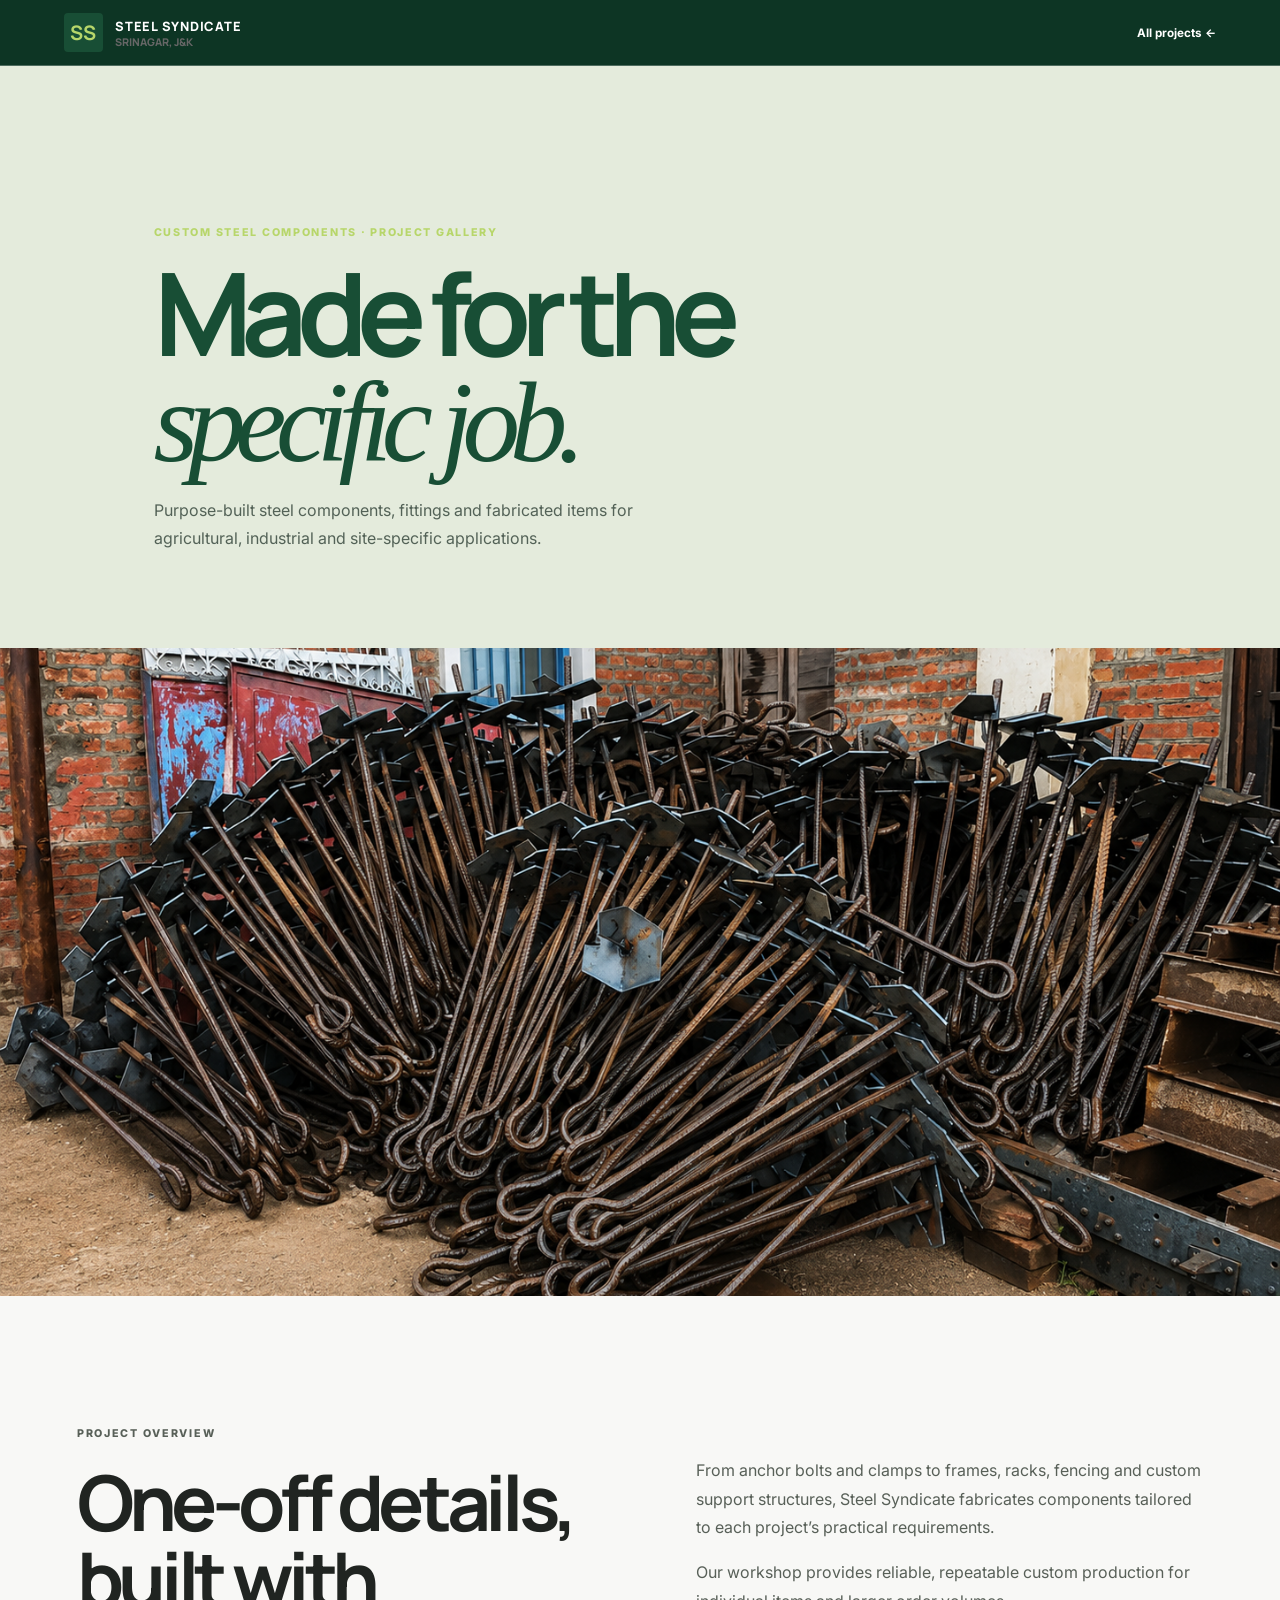
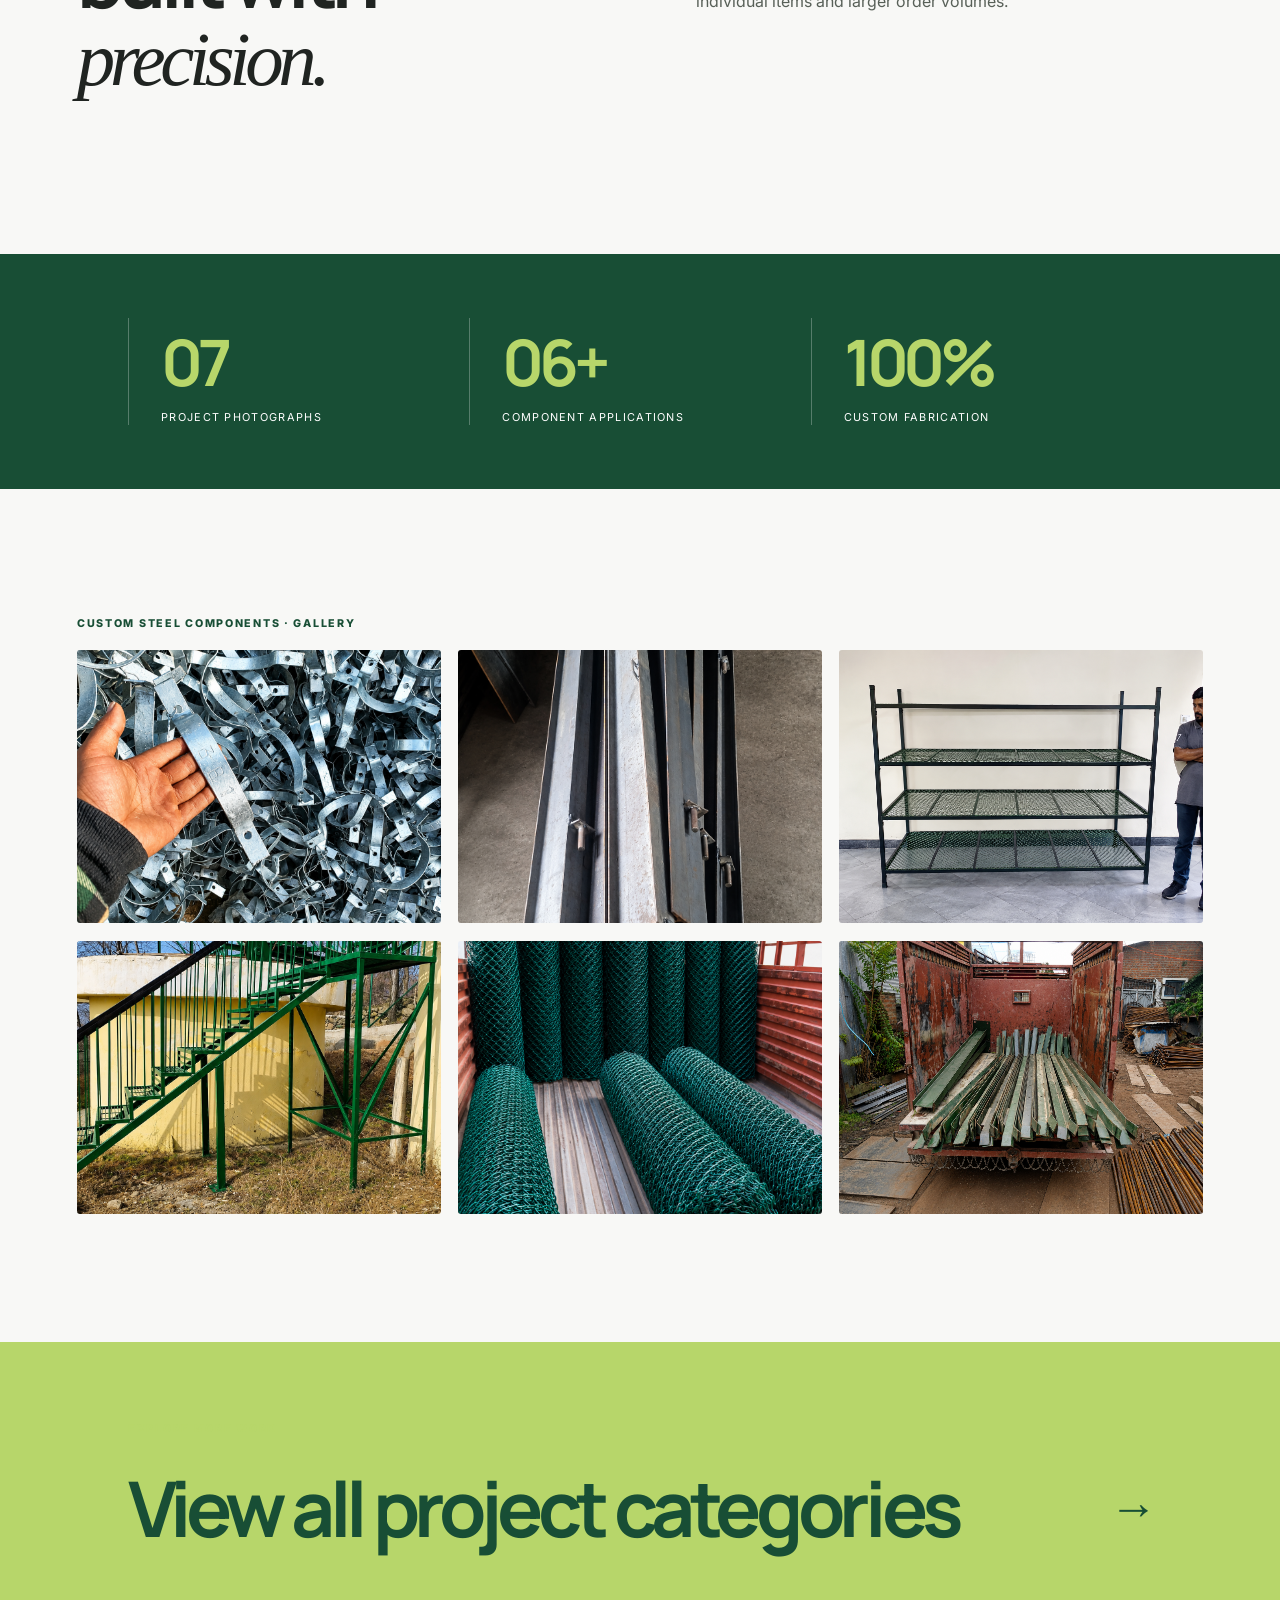
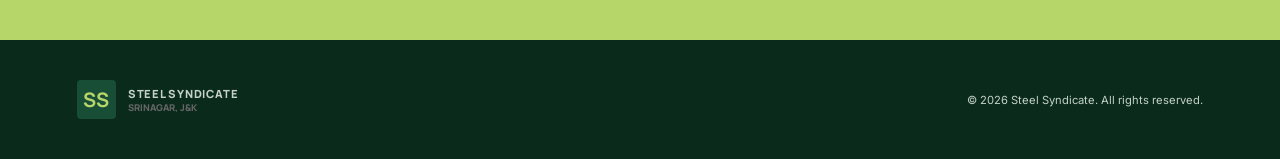
<file: custom-steel-components.html>
<!doctype html>
<html lang="en"><head><meta charset="utf-8"><meta name="viewport" content="width=device-width,initial-scale=1"><meta name="description" content="Custom steel components project gallery by Steel Syndicate."><title>Custom Steel Components | Steel Syndicate</title><link rel="stylesheet" href="styles.css"><link rel="stylesheet" href="enhancements.css"><link rel="stylesheet" href="v2.css"></head>
<body class="project-page"><header class="nav solid"><a class="brand-lockup" href="index.html"><b>SS</b><span>STEEL SYNDICATE<small>SRINAGAR, J&amp;K</small></span></a><a class="nav-button primary-nav" href="index.html#projects">All projects <span>←</span></a></header><main>
<section class="detail-hero bridge-detail-hero"><p class="eyebrow">CUSTOM STEEL COMPONENTS · PROJECT GALLERY</p><h1>Made for the<br><em>specific job.</em></h1><p>Purpose-built steel components, fittings and fabricated items for agricultural, industrial and site-specific applications.</p></section>
<img class="detail-image" src="assets/projects/custom-components/custom-01.png" alt="Fabricated steel anchor components" loading="eager">
<section class="section case-study"><div><p class="eyebrow green">PROJECT OVERVIEW</p><h2>One-off details, built with <em>precision.</em></h2></div><div><p>From anchor bolts and clamps to frames, racks, fencing and custom support structures, Steel Syndicate fabricates components tailored to each project’s practical requirements.</p><p>Our workshop provides reliable, repeatable custom production for individual items and larger order volumes.</p></div></section>
<section class="project-numbers"><div><strong>07</strong><span>Project photographs</span></div><div><strong>06+</strong><span>Component applications</span></div><div><strong>100%</strong><span>Custom fabrication</span></div></section>
<section class="section"><p class="eyebrow green">CUSTOM STEEL COMPONENTS · GALLERY</p><div class="detail-gallery"><img src="assets/projects/custom-components/custom-02.png" alt="Custom galvanized clamps" loading="lazy"><img src="assets/projects/custom-components/custom-03.png" alt="Fabricated steel frame components" loading="lazy"><img src="assets/projects/custom-components/custom-04.png" alt="Custom steel storage rack" loading="lazy"><img src="assets/projects/custom-components/custom-05.png" alt="Fabricated steel staircase and platform" loading="lazy"><img src="assets/projects/custom-components/custom-06.png" alt="Chain link fencing rolls" loading="lazy"><img src="assets/projects/custom-components/custom-07.png" alt="Custom fabricated steel components on truck" loading="lazy"></div></section>
<section class="next-project"><p class="eyebrow">EXPLORE MORE WORK</p><a href="index.html#projects">View all project categories <span>→</span></a></section></main><footer><a class="brand-lockup" href="index.html"><b>SS</b><span>STEEL SYNDICATE<small>SRINAGAR, J&amp;K</small></span></a><span>© 2026 Steel Syndicate. All rights reserved.</span></footer></body></html>
</file>
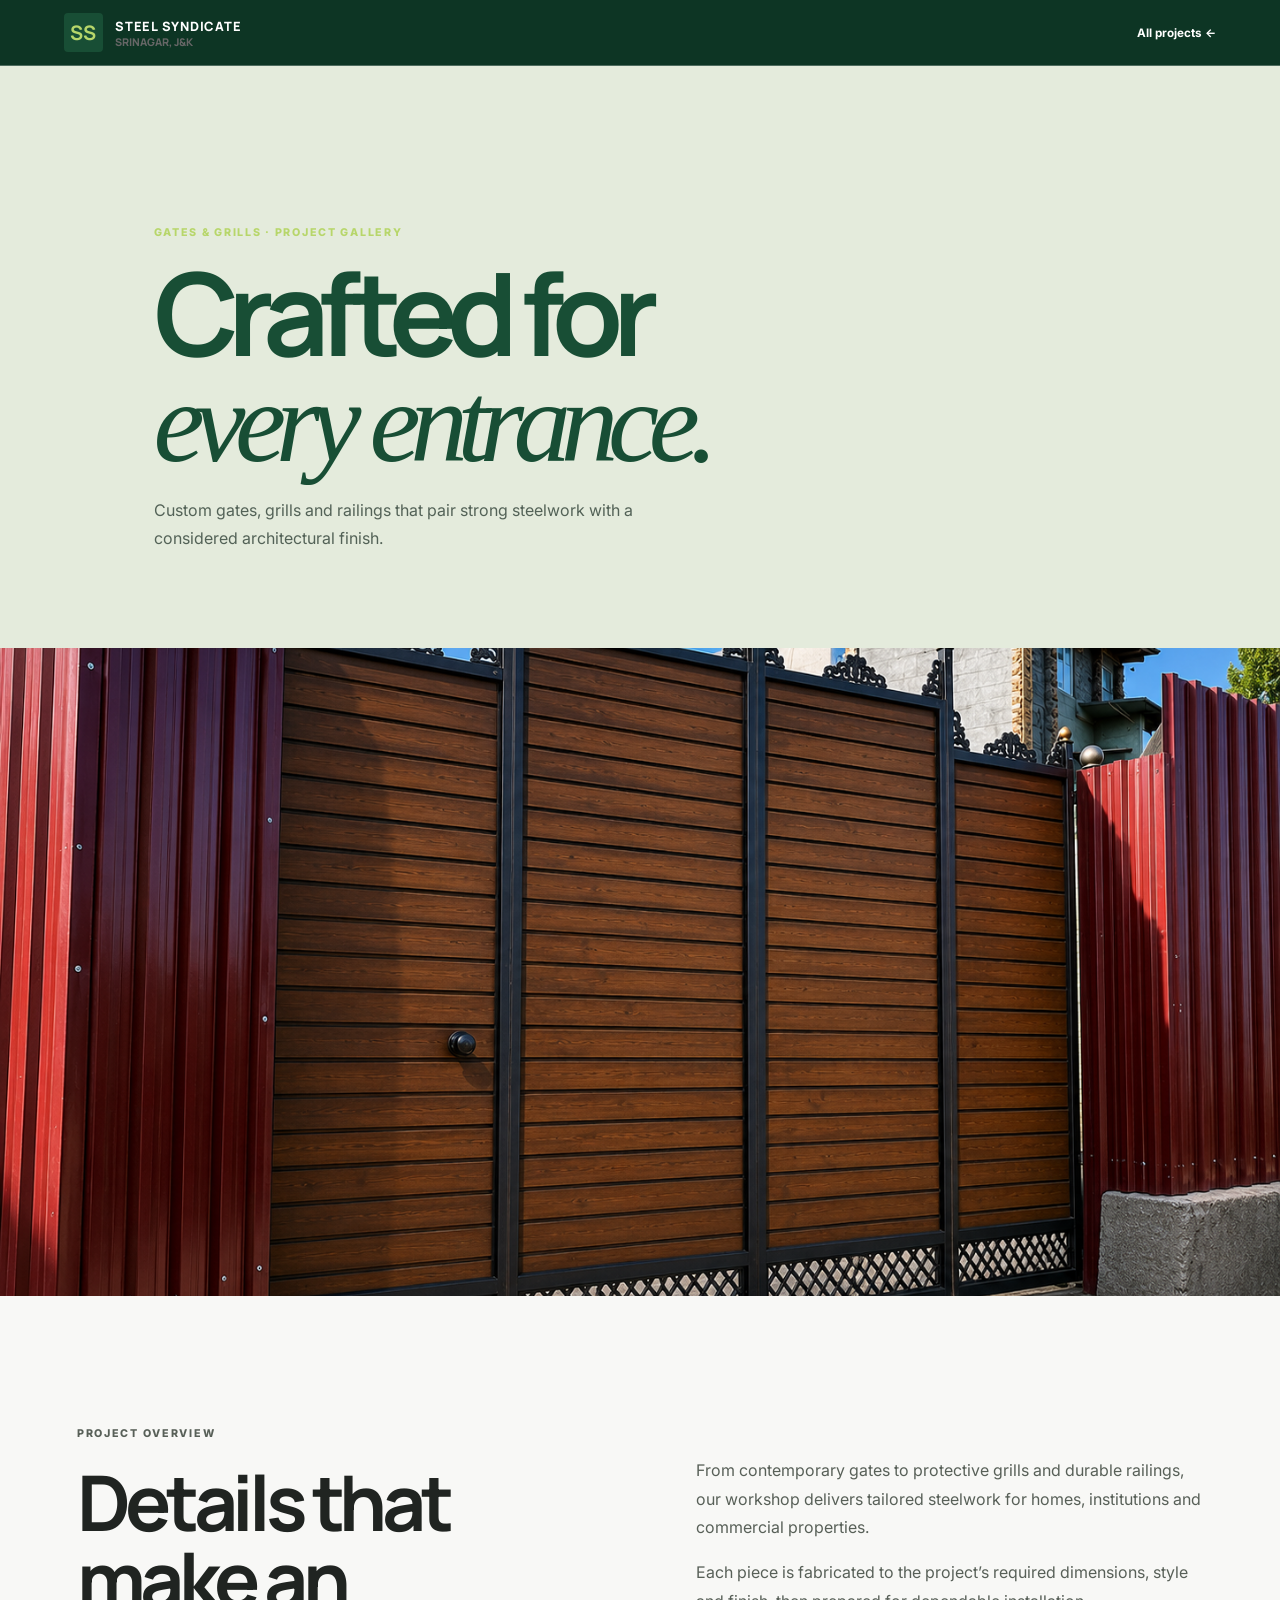
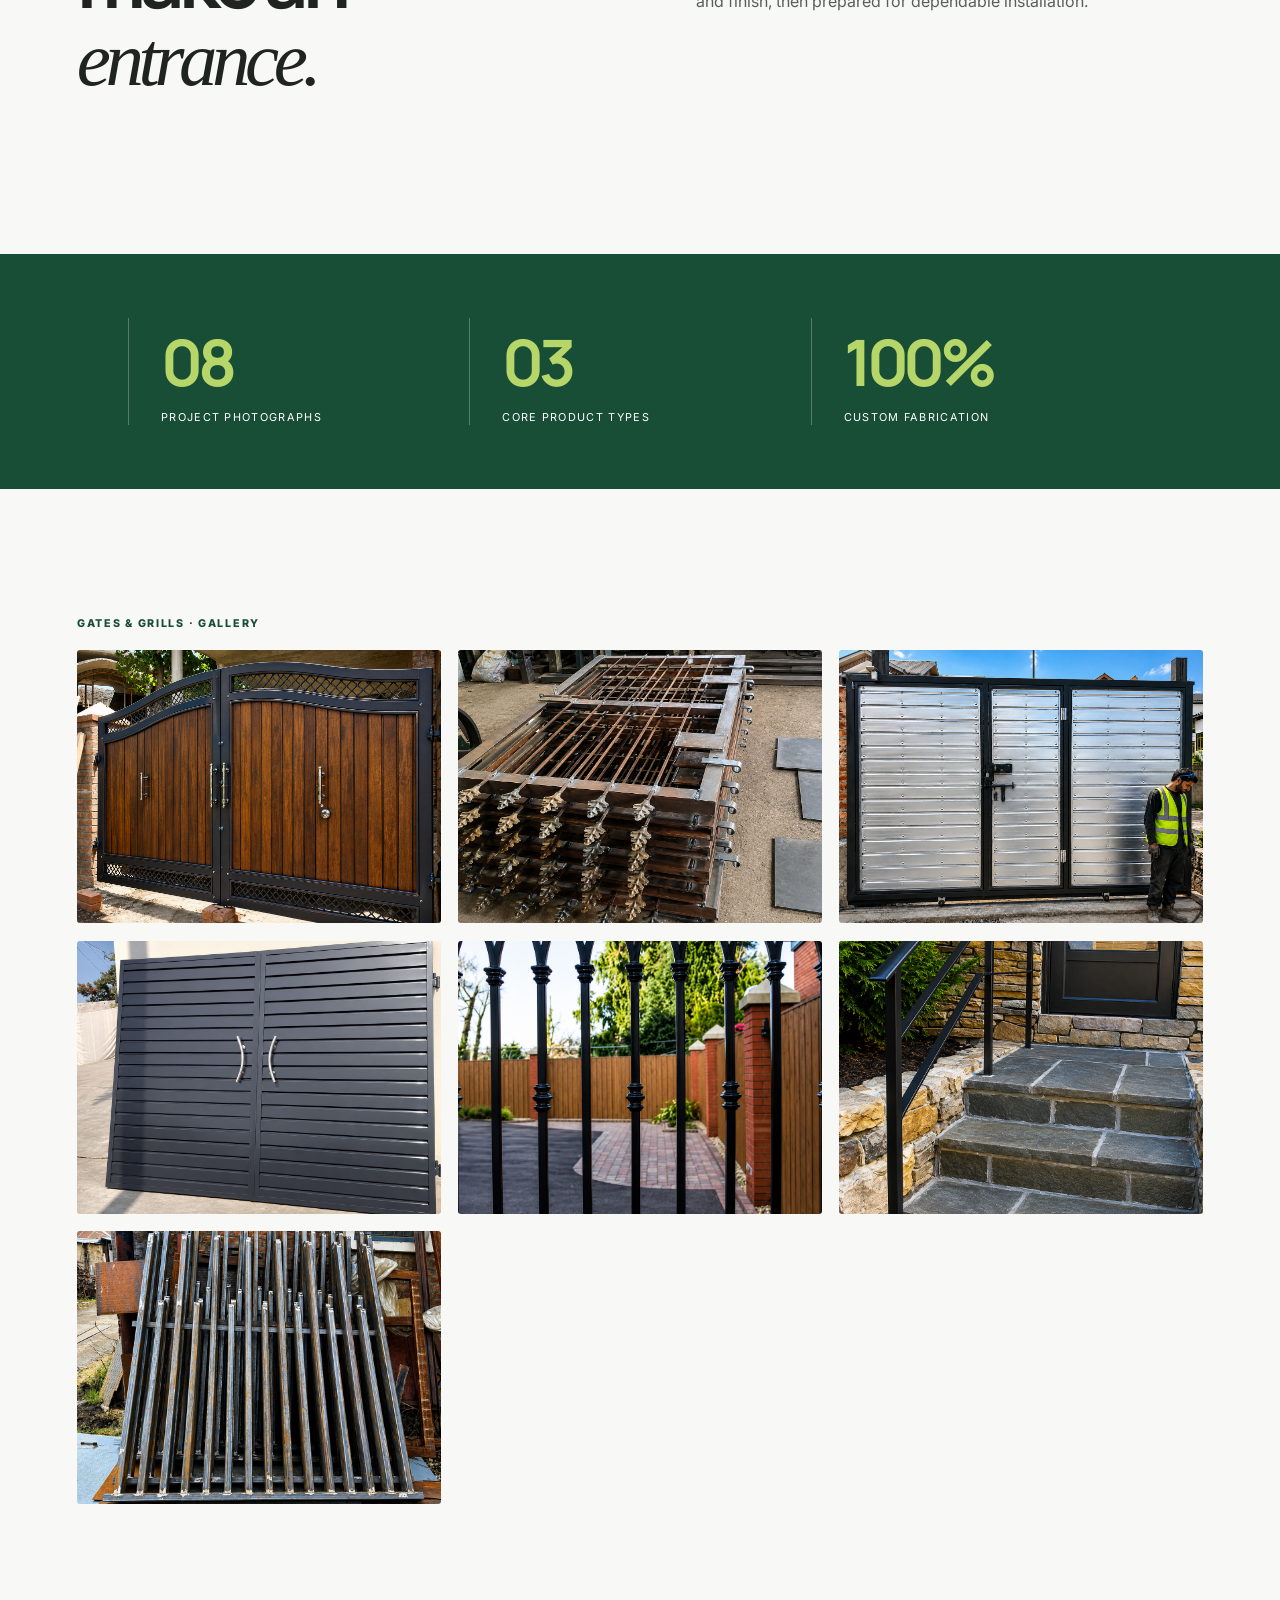
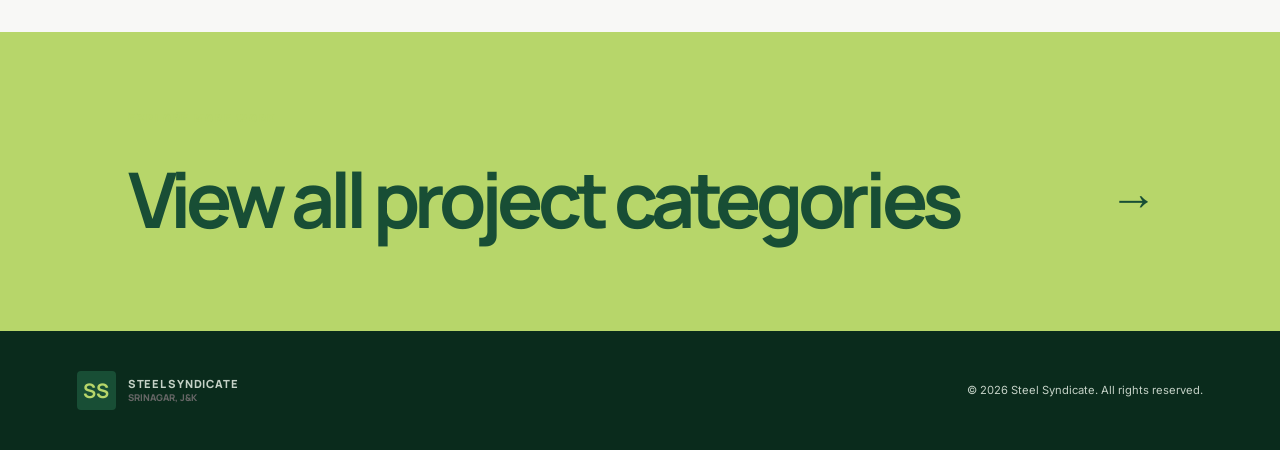
<file: gates-and-grills.html>
<!doctype html>
<html lang="en"><head><meta charset="utf-8"><meta name="viewport" content="width=device-width,initial-scale=1"><meta name="description" content="Gates and grills project gallery by Steel Syndicate."><title>Gates &amp; Grills | Steel Syndicate</title><link rel="stylesheet" href="styles.css"><link rel="stylesheet" href="enhancements.css"><link rel="stylesheet" href="v2.css"></head>
<body class="project-page"><header class="nav solid"><a class="brand-lockup" href="index.html"><b>SS</b><span>STEEL SYNDICATE<small>SRINAGAR, J&amp;K</small></span></a><a class="nav-button primary-nav" href="index.html#projects">All projects <span>←</span></a></header><main>
<section class="detail-hero bridge-detail-hero"><p class="eyebrow">GATES &amp; GRILLS · PROJECT GALLERY</p><h1>Crafted for<br><em>every entrance.</em></h1><p>Custom gates, grills and railings that pair strong steelwork with a considered architectural finish.</p></section>
<img class="detail-image" src="assets/projects/gates-and-grills/gate-01.png" alt="Custom steel and wood-finish gate" loading="eager">
<section class="section case-study"><div><p class="eyebrow green">PROJECT OVERVIEW</p><h2>Details that make an <em>entrance.</em></h2></div><div><p>From contemporary gates to protective grills and durable railings, our workshop delivers tailored steelwork for homes, institutions and commercial properties.</p><p>Each piece is fabricated to the project’s required dimensions, style and finish, then prepared for dependable installation.</p></div></section>
<section class="project-numbers"><div><strong>08</strong><span>Project photographs</span></div><div><strong>03</strong><span>Core product types</span></div><div><strong>100%</strong><span>Custom fabrication</span></div></section>
<section class="section"><p class="eyebrow green">GATES &amp; GRILLS · GALLERY</p><div class="detail-gallery"><img src="assets/projects/gates-and-grills/gate-02.png" alt="Custom gate with steel frame" loading="lazy"><img src="assets/projects/gates-and-grills/gate-03.png" alt="Gate fabrication in workshop" loading="lazy"><img src="assets/projects/gates-and-grills/gate-04.png" alt="Stainless steel sliding gate" loading="lazy"><img src="assets/projects/gates-and-grills/gate-05.png" alt="Powder-coated steel gate" loading="lazy"><img src="assets/projects/gates-and-grills/gate-06.png" alt="Decorative black metal grill" loading="lazy"><img src="assets/projects/gates-and-grills/gate-07.png" alt="Modern handrail installation" loading="lazy"><img src="assets/projects/gates-and-grills/gate-08.png" alt="Custom grill fabrication" loading="lazy"></div></section>
<section class="next-project"><p class="eyebrow">EXPLORE MORE WORK</p><a href="index.html#projects">View all project categories <span>→</span></a></section></main><footer><a class="brand-lockup" href="index.html"><b>SS</b><span>STEEL SYNDICATE<small>SRINAGAR, J&amp;K</small></span></a><span>© 2026 Steel Syndicate. All rights reserved.</span></footer></body></html>
</file>
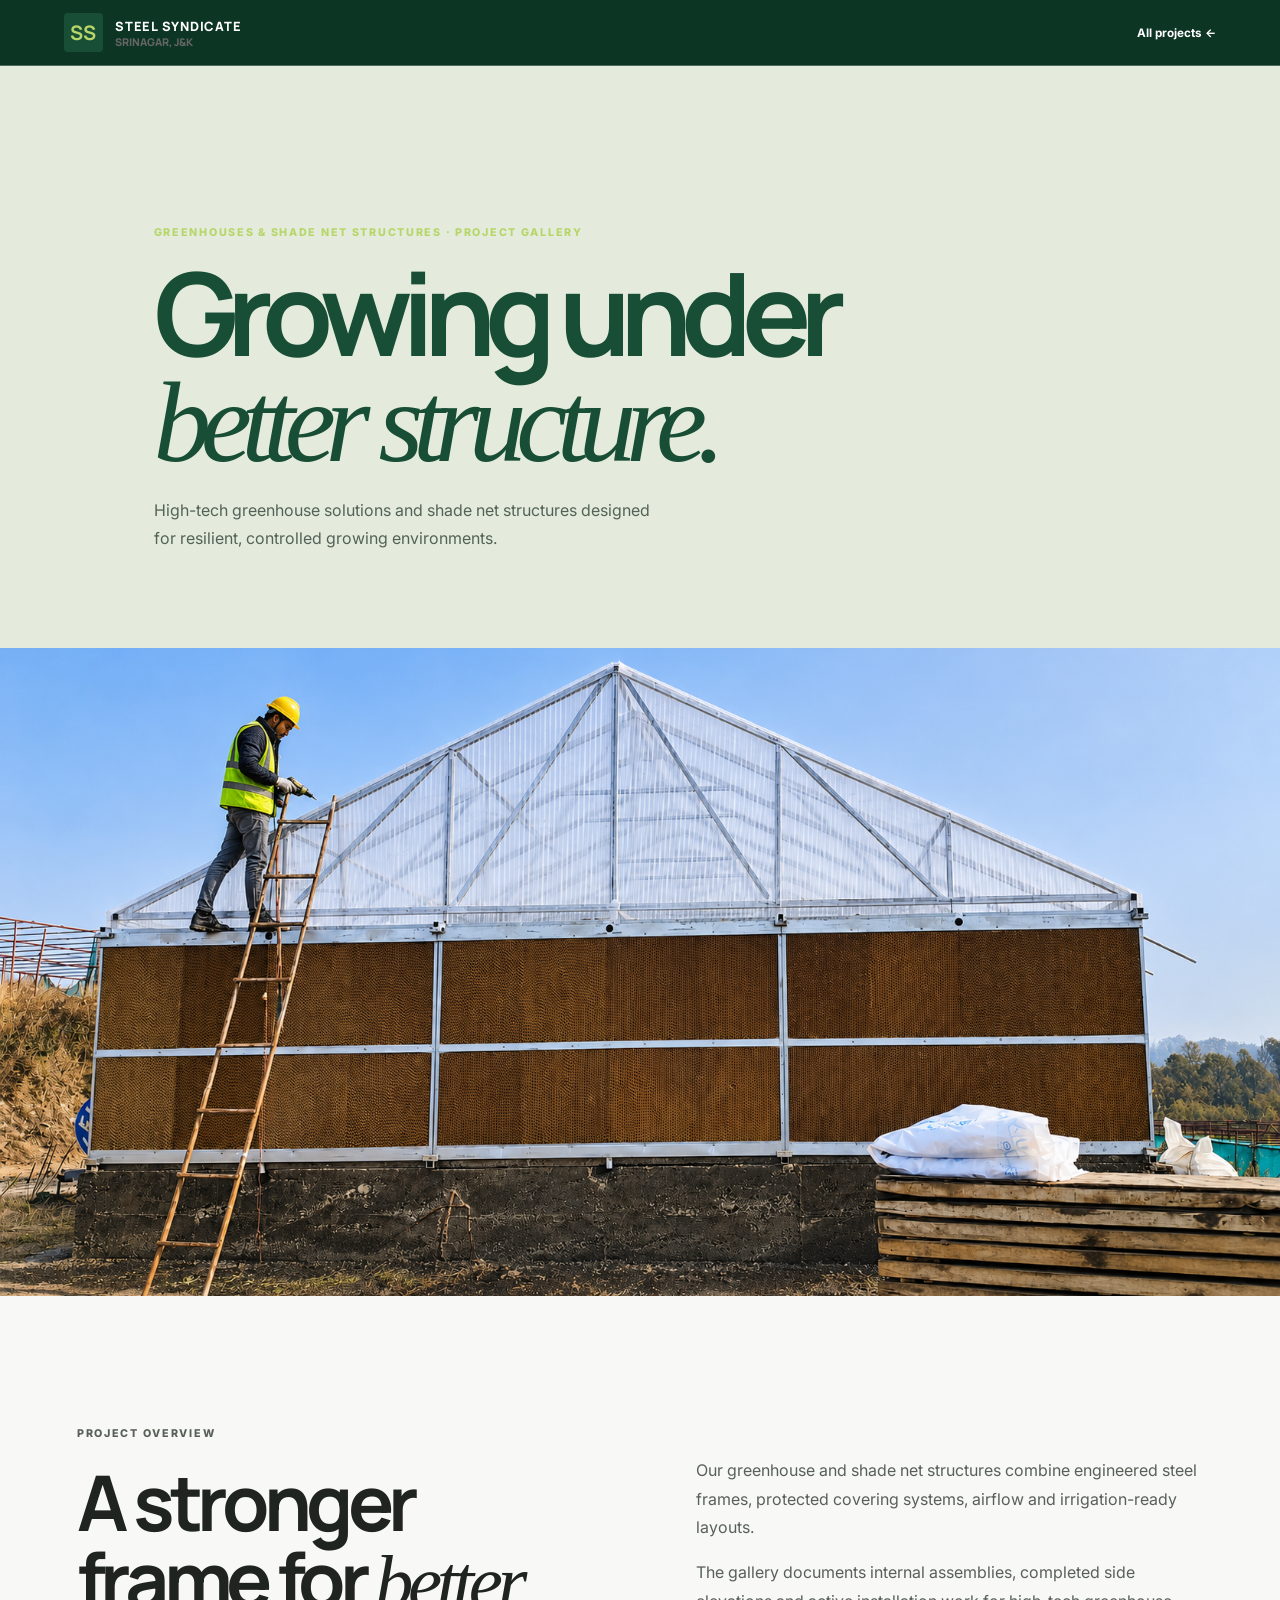
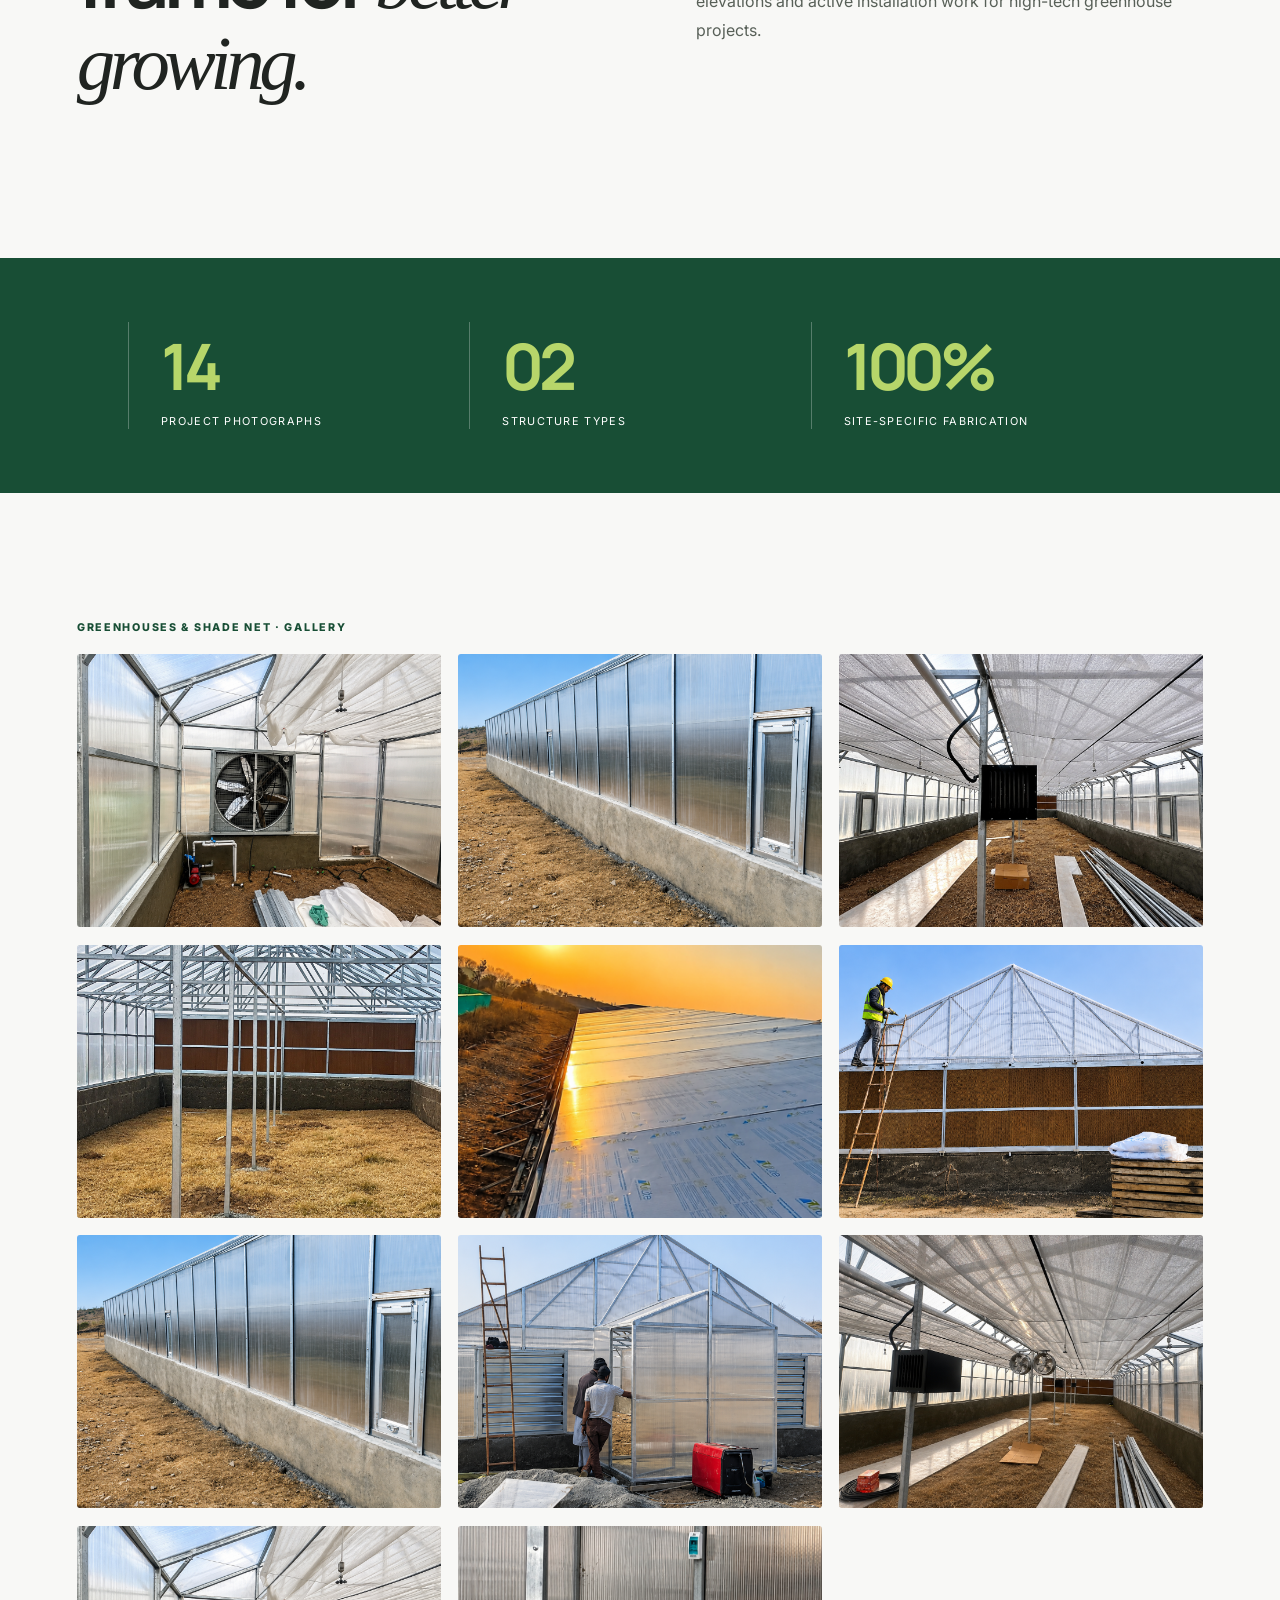
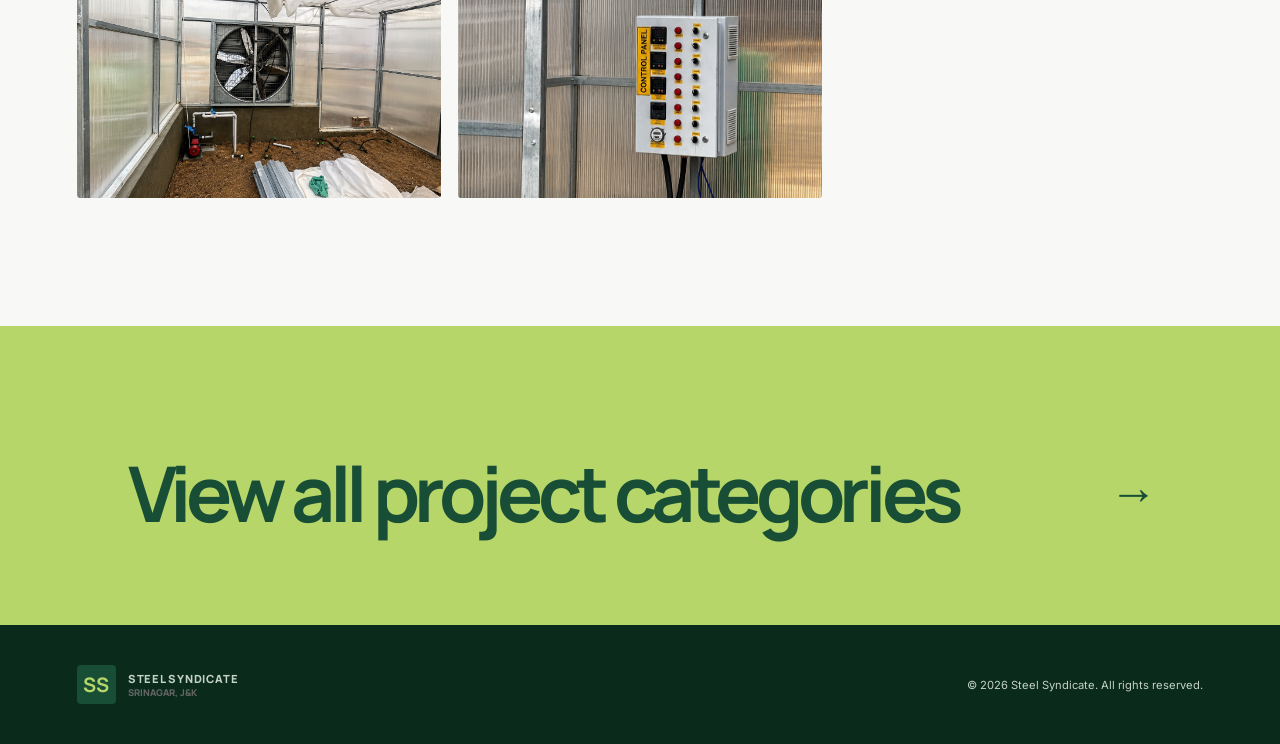
<file: greenhouses.html>
<!doctype html>
<html lang="en"><head><meta charset="utf-8"><meta name="viewport" content="width=device-width,initial-scale=1"><meta name="description" content="Greenhouses and shade net structures gallery by Steel Syndicate."><title>Greenhouses &amp; Shade Net Structures | Steel Syndicate</title><link rel="stylesheet" href="styles.css"><link rel="stylesheet" href="enhancements.css"><link rel="stylesheet" href="v2.css"></head>
<body class="project-page"><header class="nav solid"><a class="brand-lockup" href="index.html"><b>SS</b><span>STEEL SYNDICATE<small>SRINAGAR, J&amp;K</small></span></a><a class="nav-button primary-nav" href="index.html#projects">All projects <span>←</span></a></header><main>
<section class="detail-hero bridge-detail-hero"><p class="eyebrow">GREENHOUSES &amp; SHADE NET STRUCTURES · PROJECT GALLERY</p><h1>Growing under<br><em>better structure.</em></h1><p>High-tech greenhouse solutions and shade net structures designed for resilient, controlled growing environments.</p></section>
<img class="detail-image" src="assets/projects/greenhouses/greenhouse-05.png" alt="High-tech greenhouse being completed" loading="eager">
<section class="section case-study"><div><p class="eyebrow green">PROJECT OVERVIEW</p><h2>A stronger frame for <em>better growing.</em></h2></div><div><p>Our greenhouse and shade net structures combine engineered steel frames, protected covering systems, airflow and irrigation-ready layouts.</p><p>The gallery documents internal assemblies, completed side elevations and active installation work for high-tech greenhouse projects.</p></div></section>
<section class="project-numbers"><div><strong>14</strong><span>Project photographs</span></div><div><strong>02</strong><span>Structure types</span></div><div><strong>100%</strong><span>Site-specific fabrication</span></div></section>
<section class="section"><p class="eyebrow green">GREENHOUSES &amp; SHADE NET · GALLERY</p><div class="detail-gallery"><img src="assets/projects/greenhouses/greenhouse-01.png" alt="Greenhouse internal ventilation system" loading="lazy"><img src="assets/projects/greenhouses/greenhouse-02.png" alt="Greenhouse side elevation" loading="lazy"><img src="assets/projects/greenhouses/greenhouse-03.png" alt="Greenhouse interior shade net structure" loading="lazy"><img src="assets/projects/greenhouses/greenhouse-04.png" alt="High-tech greenhouse steel frame" loading="lazy"><img src="assets/projects/greenhouses/greenhouse-06.png" alt="Crew assembling greenhouse polycarbonate panels on site" loading="lazy"><img src="assets/projects/greenhouses/greenhouse-08.png" alt="Exhaust fan and irrigation pump inside greenhouse" loading="lazy"><img src="assets/projects/greenhouses/greenhouse-09.png" alt="Electrical control panel installed inside greenhouse" loading="lazy"><img src="assets/projects/greenhouses/greenhouse-10.png" alt="Greenhouse interior with heater and wiring in place" loading="lazy"><img src="assets/projects/greenhouses/greenhouse-11.png" alt="Polycarbonate roof panels catching the sunset during installation" loading="lazy"><img src="assets/projects/greenhouses/greenhouse-12.png" alt="Interior steel truss frame with cooling pad wall installed" loading="lazy"><img src="assets/projects/greenhouses/greenhouse-13.png" alt="Worker installing cooling pad wall on greenhouse gable end" loading="lazy"></div></section>
<section class="next-project"><p class="eyebrow">EXPLORE MORE WORK</p><a href="index.html#projects">View all project categories <span>→</span></a></section></main><footer><a class="brand-lockup" href="index.html"><b>SS</b><span>STEEL SYNDICATE<small>SRINAGAR, J&amp;K</small></span></a><span>© 2026 Steel Syndicate. All rights reserved.</span></footer></body></html>
</file>
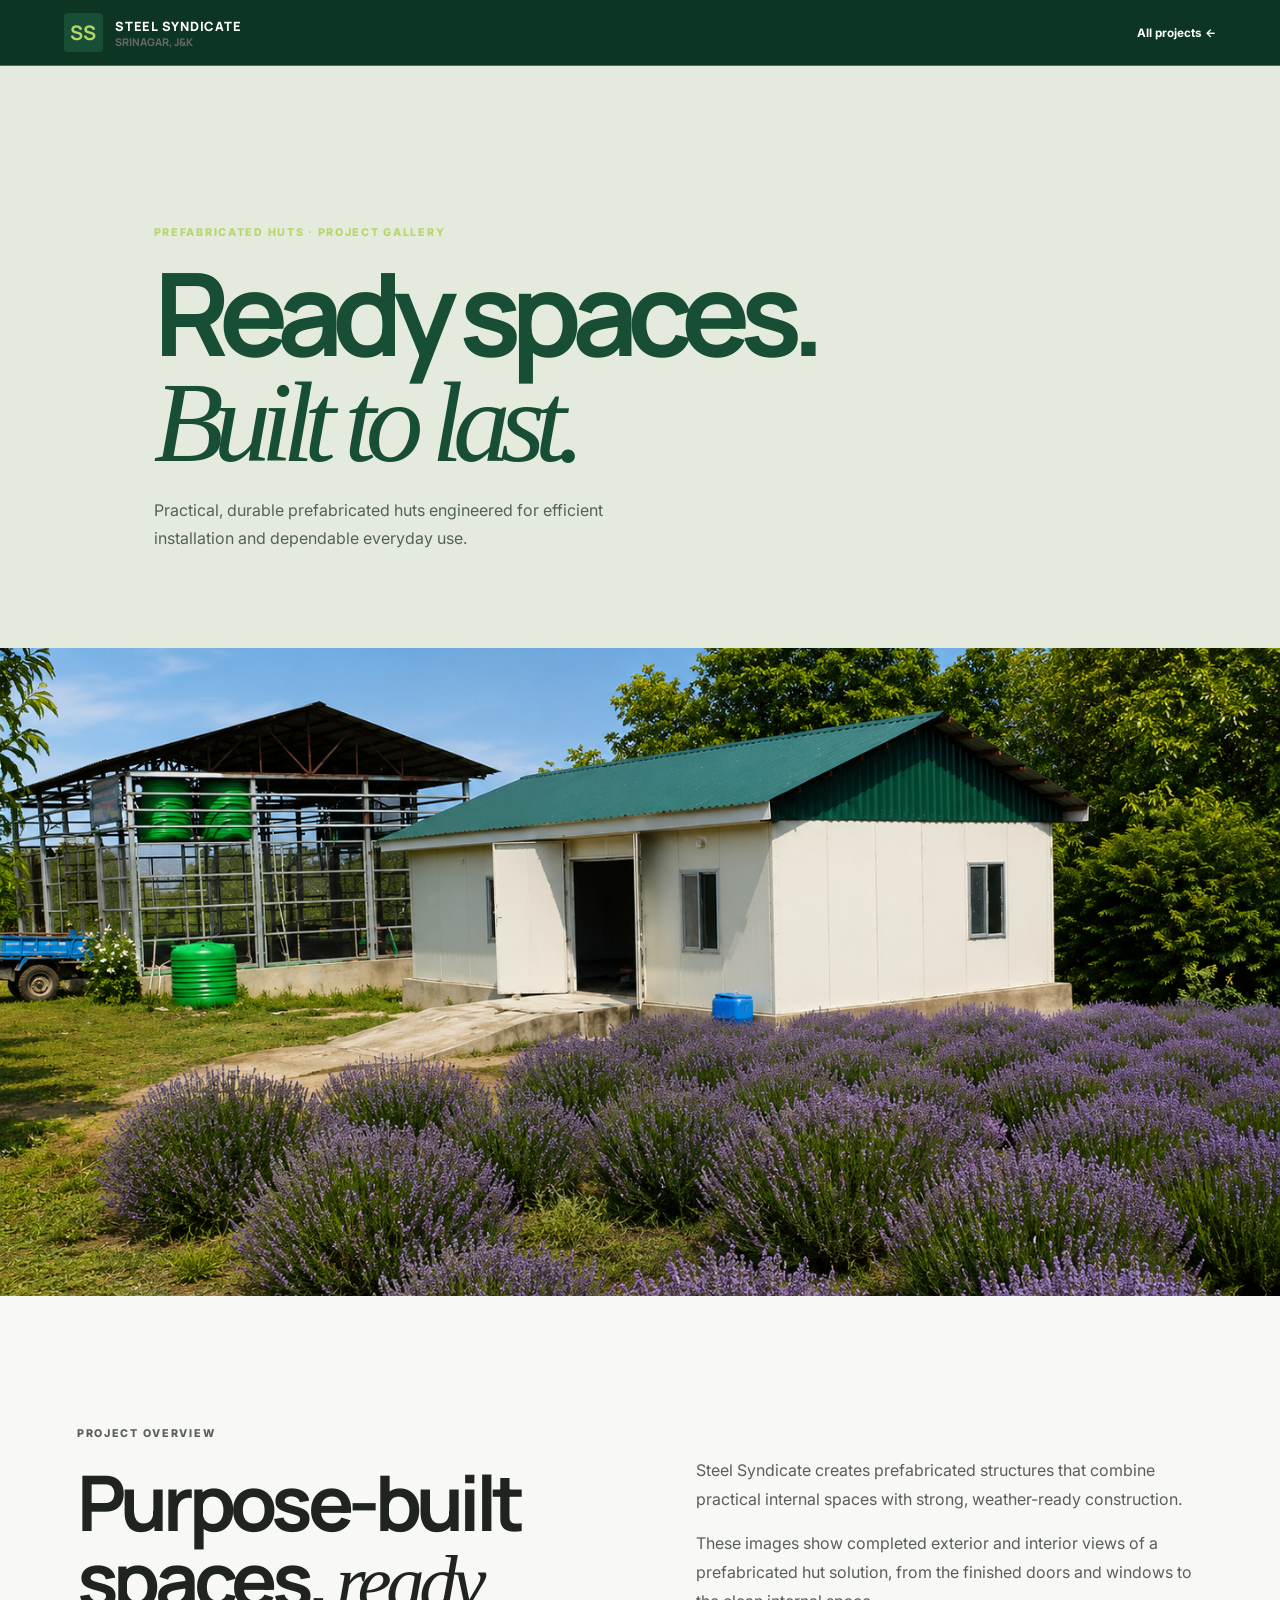
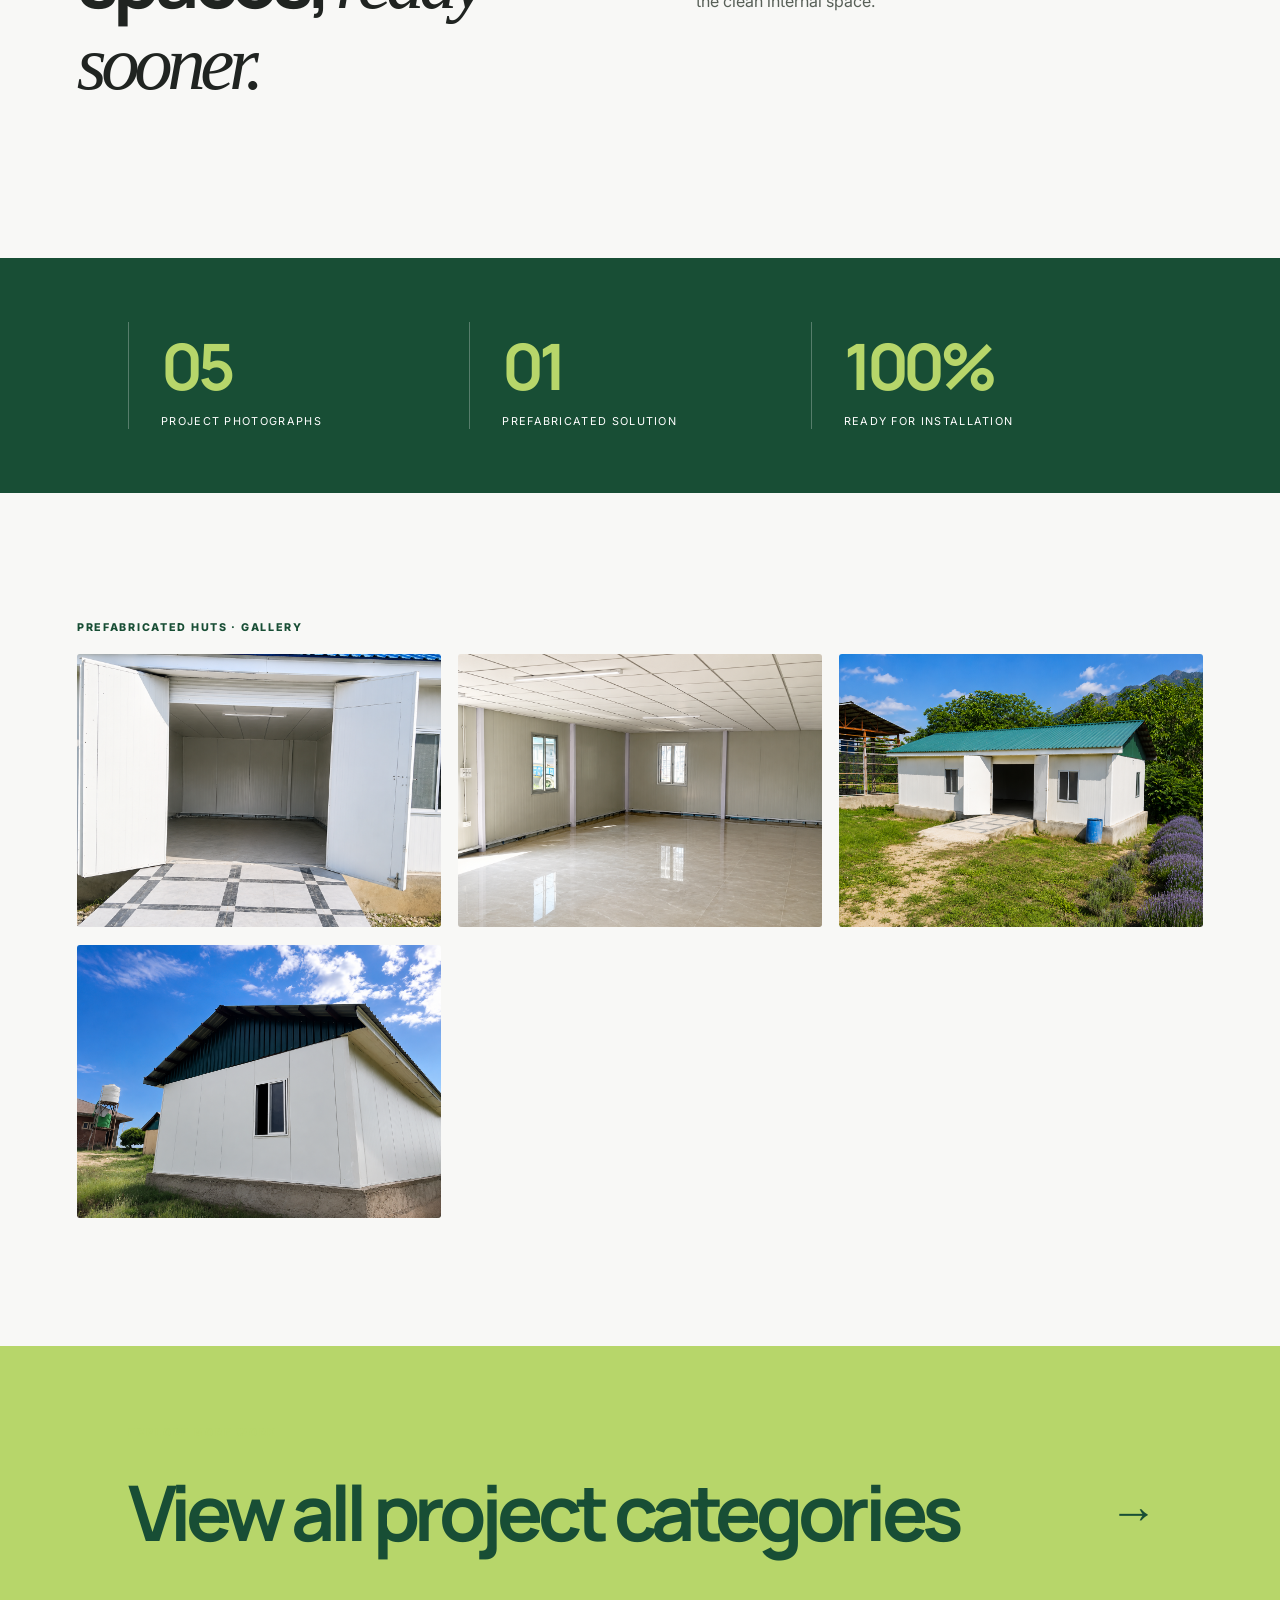
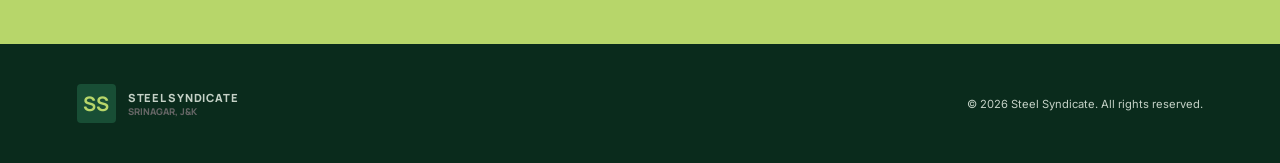
<file: prefabricated-huts.html>
<!doctype html>
<html lang="en"><head><meta charset="utf-8"><meta name="viewport" content="width=device-width,initial-scale=1"><meta name="description" content="Prefabricated huts project gallery by Steel Syndicate."><title>Prefabricated Huts | Steel Syndicate</title><link rel="stylesheet" href="styles.css"><link rel="stylesheet" href="enhancements.css"><link rel="stylesheet" href="v2.css"></head>
<body class="project-page"><header class="nav solid"><a class="brand-lockup" href="index.html"><b>SS</b><span>STEEL SYNDICATE<small>SRINAGAR, J&amp;K</small></span></a><a class="nav-button primary-nav" href="index.html#projects">All projects <span>←</span></a></header><main>
<section class="detail-hero bridge-detail-hero"><p class="eyebrow">PREFABRICATED HUTS · PROJECT GALLERY</p><h1>Ready spaces.<br><em>Built to last.</em></h1><p>Practical, durable prefabricated huts engineered for efficient installation and dependable everyday use.</p></section>
<img class="detail-image" src="assets/projects/prefabricated-huts/prefab-05.png" alt="Completed prefabricated hut" loading="eager">
<section class="section case-study"><div><p class="eyebrow green">PROJECT OVERVIEW</p><h2>Purpose-built spaces, <em>ready sooner.</em></h2></div><div><p>Steel Syndicate creates prefabricated structures that combine practical internal spaces with strong, weather-ready construction.</p><p>These images show completed exterior and interior views of a prefabricated hut solution, from the finished doors and windows to the clean internal space.</p></div></section>
<section class="project-numbers"><div><strong>05</strong><span>Project photographs</span></div><div><strong>01</strong><span>Prefabricated solution</span></div><div><strong>100%</strong><span>Ready for installation</span></div></section>
<section class="section"><p class="eyebrow green">PREFABRICATED HUTS · GALLERY</p><div class="detail-gallery"><img src="assets/projects/prefabricated-huts/prefab-01.png" alt="Prefabricated hut entrance" loading="lazy"><img src="assets/projects/prefabricated-huts/prefab-02.png" alt="Prefabricated hut interior" loading="lazy"><img src="assets/projects/prefabricated-huts/prefab-03.png" alt="Completed prefabricated hut exterior" loading="lazy"><img src="assets/projects/prefabricated-huts/prefab-04.png" alt="Prefabricated hut side elevation" loading="lazy"></div></section>
<section class="next-project"><p class="eyebrow">EXPLORE MORE WORK</p><a href="index.html#projects">View all project categories <span>→</span></a></section></main><footer><a class="brand-lockup" href="index.html"><b>SS</b><span>STEEL SYNDICATE<small>SRINAGAR, J&amp;K</small></span></a><span>© 2026 Steel Syndicate. All rights reserved.</span></footer></body></html>
</file>
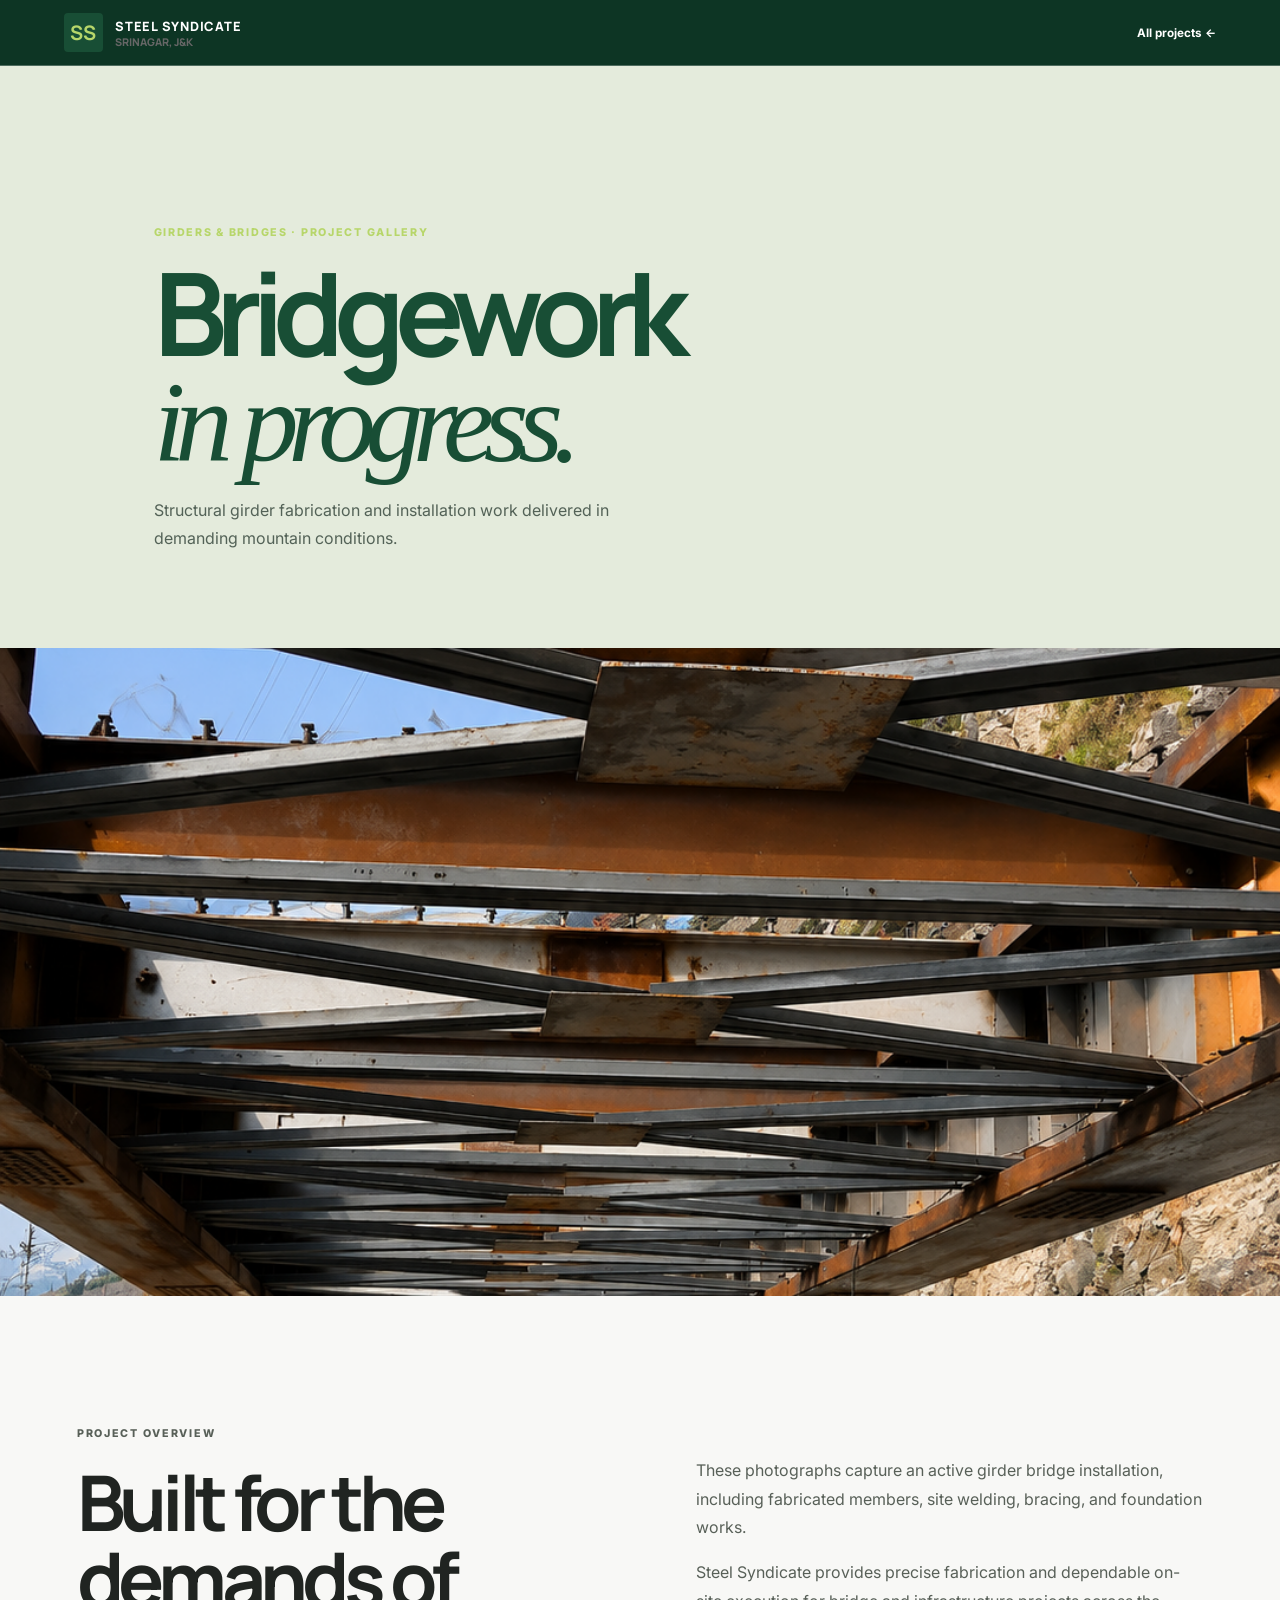
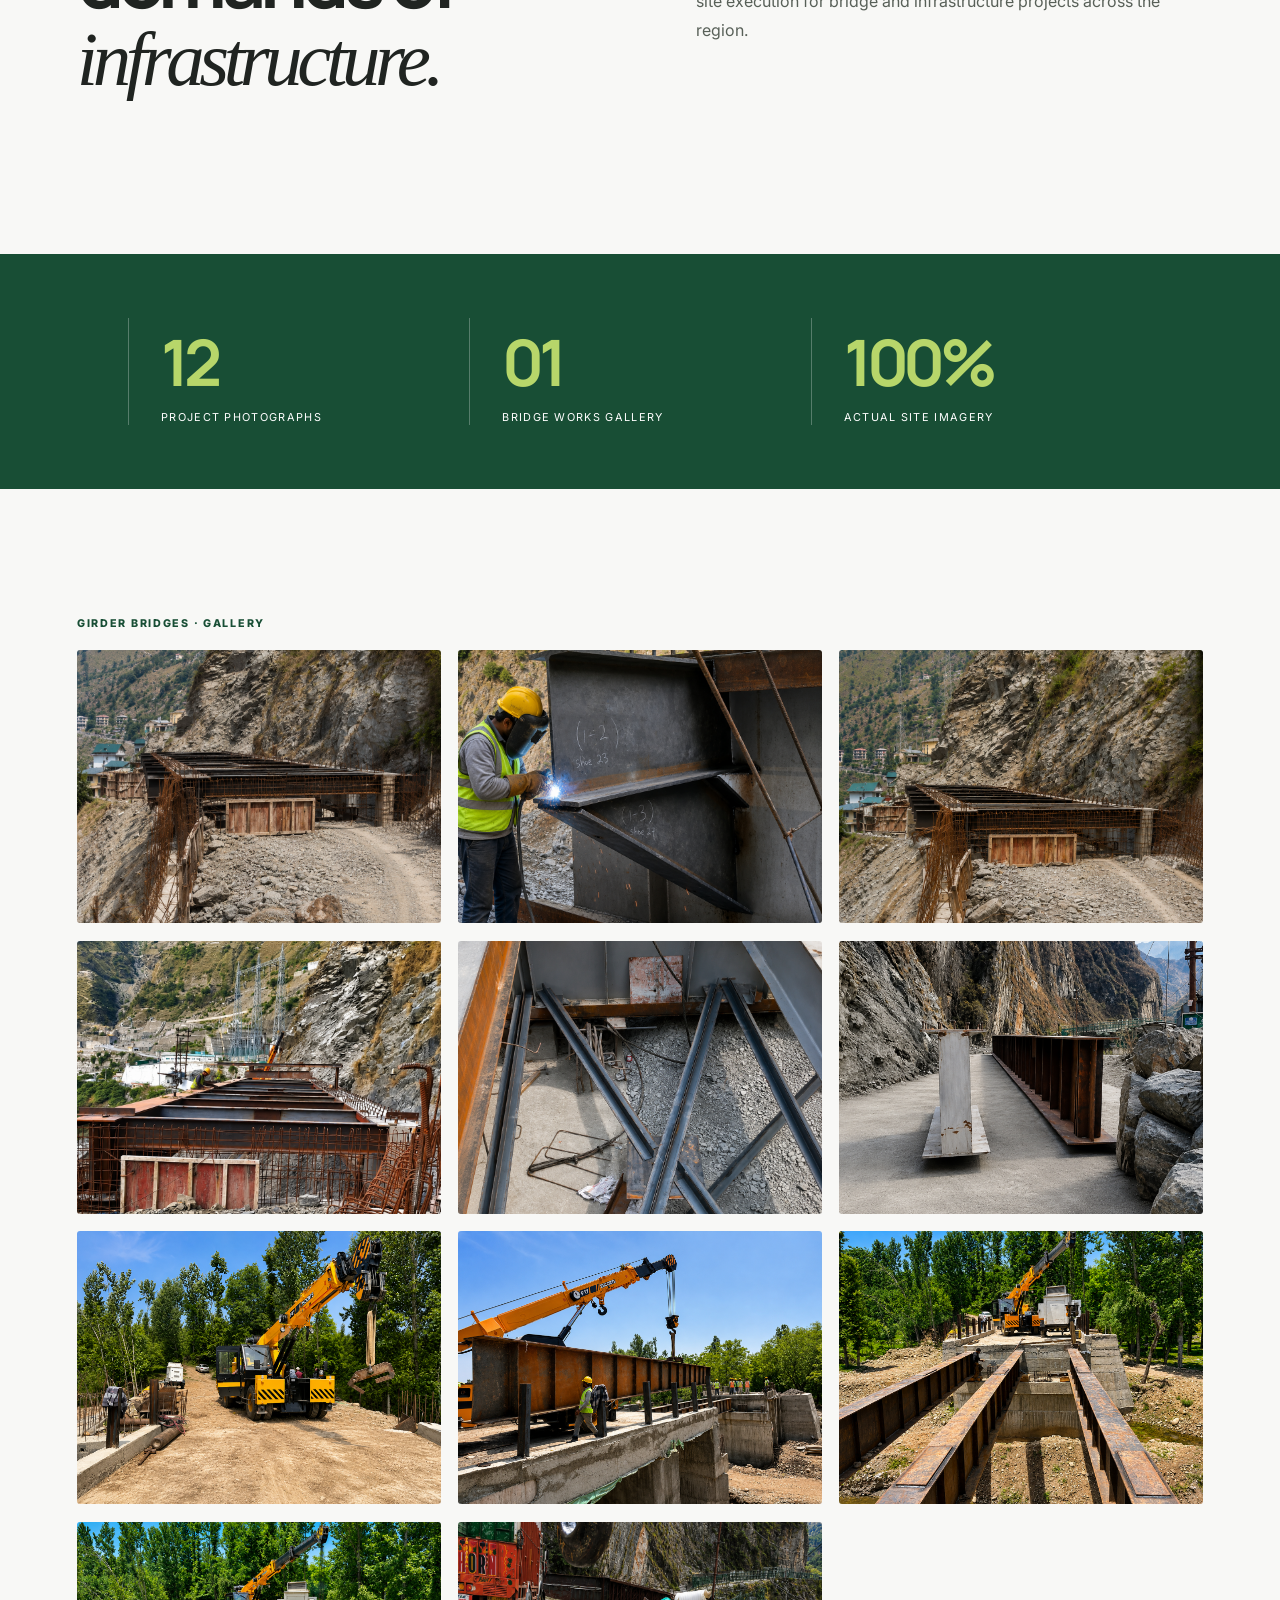
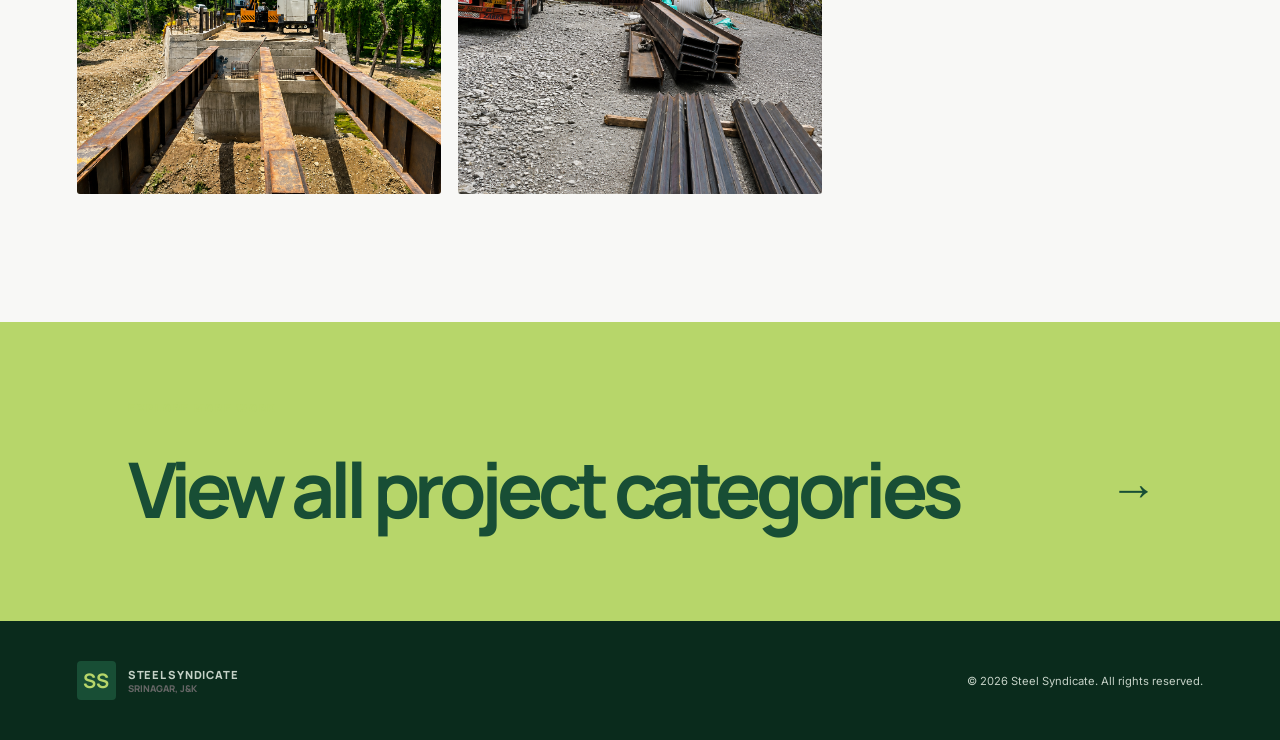
<file: project.html>
<!doctype html>
<html lang="en"><head><meta charset="utf-8"><meta name="viewport" content="width=device-width,initial-scale=1"><meta name="description" content="Girder bridge project gallery by Steel Syndicate."><title>Girder Bridges | Steel Syndicate</title><link rel="stylesheet" href="styles.css"><link rel="stylesheet" href="enhancements.css"><link rel="stylesheet" href="v2.css"></head>
<body class="project-page"><header class="nav solid"><a class="brand-lockup" href="index.html"><b>SS</b><span>STEEL SYNDICATE<small>SRINAGAR, J&amp;K</small></span></a><a class="nav-button primary-nav" href="index.html#projects">All projects <span>←</span></a></header><main>
<section class="detail-hero bridge-detail-hero"><p class="eyebrow">GIRDERS &amp; BRIDGES · PROJECT GALLERY</p><h1>Bridgework<br><em>in progress.</em></h1><p>Structural girder fabrication and installation work delivered in demanding mountain conditions.</p></section>
<img class="detail-image" src="assets/projects/girder-bridges/bridge-01.png" alt="Steel Syndicate girder bridge construction" loading="eager">
<section class="section case-study"><div><p class="eyebrow green">PROJECT OVERVIEW</p><h2>Built for the demands of <em>infrastructure.</em></h2></div><div><p>These photographs capture an active girder bridge installation, including fabricated members, site welding, bracing, and foundation works.</p><p>Steel Syndicate provides precise fabrication and dependable on-site execution for bridge and infrastructure projects across the region.</p></div></section>
<section class="project-numbers"><div><strong>12</strong><span>Project photographs</span></div><div><strong>01</strong><span>Bridge works gallery</span></div><div><strong>100%</strong><span>Actual site imagery</span></div></section>
<section class="section"><p class="eyebrow green">GIRDER BRIDGES · GALLERY</p><div class="detail-gallery"><img src="assets/projects/girder-bridges/bridge-02.png" alt="Girder bridge foundations in mountain terrain" loading="lazy"><img src="assets/projects/girder-bridges/bridge-03.png" alt="On-site welding on a girder component" loading="lazy"><img src="assets/projects/girder-bridges/bridge-04.png" alt="Underside of installed girder bridge" loading="lazy"><img src="assets/projects/girder-bridges/bridge-05.png" alt="Bridgework under construction" loading="lazy"><img src="assets/projects/girder-bridges/bridge-06.png" alt="Steel girders at bridge construction site" loading="lazy"><img src="assets/projects/girder-bridges/bridge-07.png" alt="Fabricated girder at bridge site" loading="lazy"><img src="assets/projects/girder-bridges/bridge-08.png" alt="Crane supporting bridge work" loading="lazy"><img src="assets/projects/girder-bridges/bridge-09.png" alt="Girder lifted into place" loading="lazy"><img src="assets/projects/girder-bridges/bridge-10.png" alt="Steel girders spanning bridge abutments" loading="lazy"><img src="assets/projects/girder-bridges/bridge-11.png" alt="Bridge girder installation with crane" loading="lazy"><img src="assets/projects/girder-bridges/bridge-12.png" alt="Steel members staged for bridgework" loading="lazy"></div></section>
<section class="next-project"><p class="eyebrow">EXPLORE MORE WORK</p><a href="index.html#projects">View all project categories <span>→</span></a></section></main><footer><a class="brand-lockup" href="index.html"><b>SS</b><span>STEEL SYNDICATE<small>SRINAGAR, J&amp;K</small></span></a><span>© 2026 Steel Syndicate. All rights reserved.</span></footer></body></html>
</file>
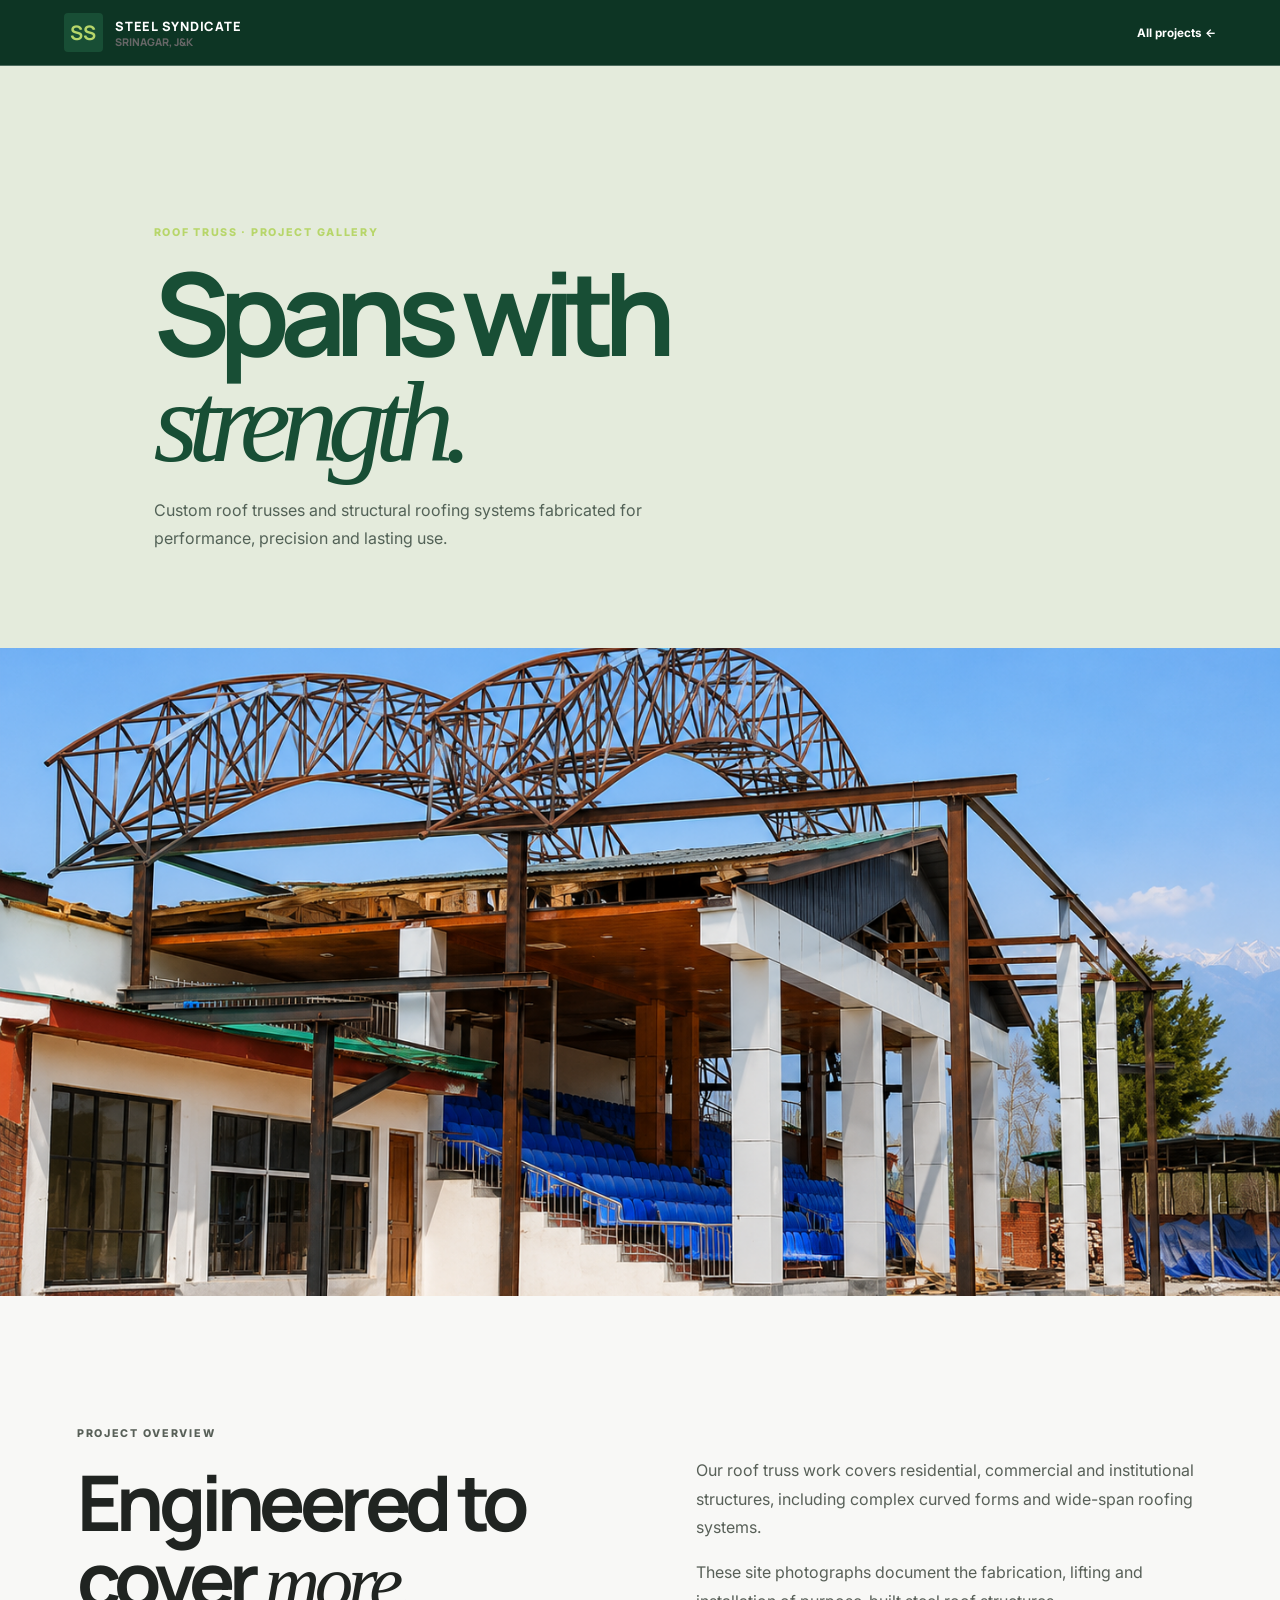
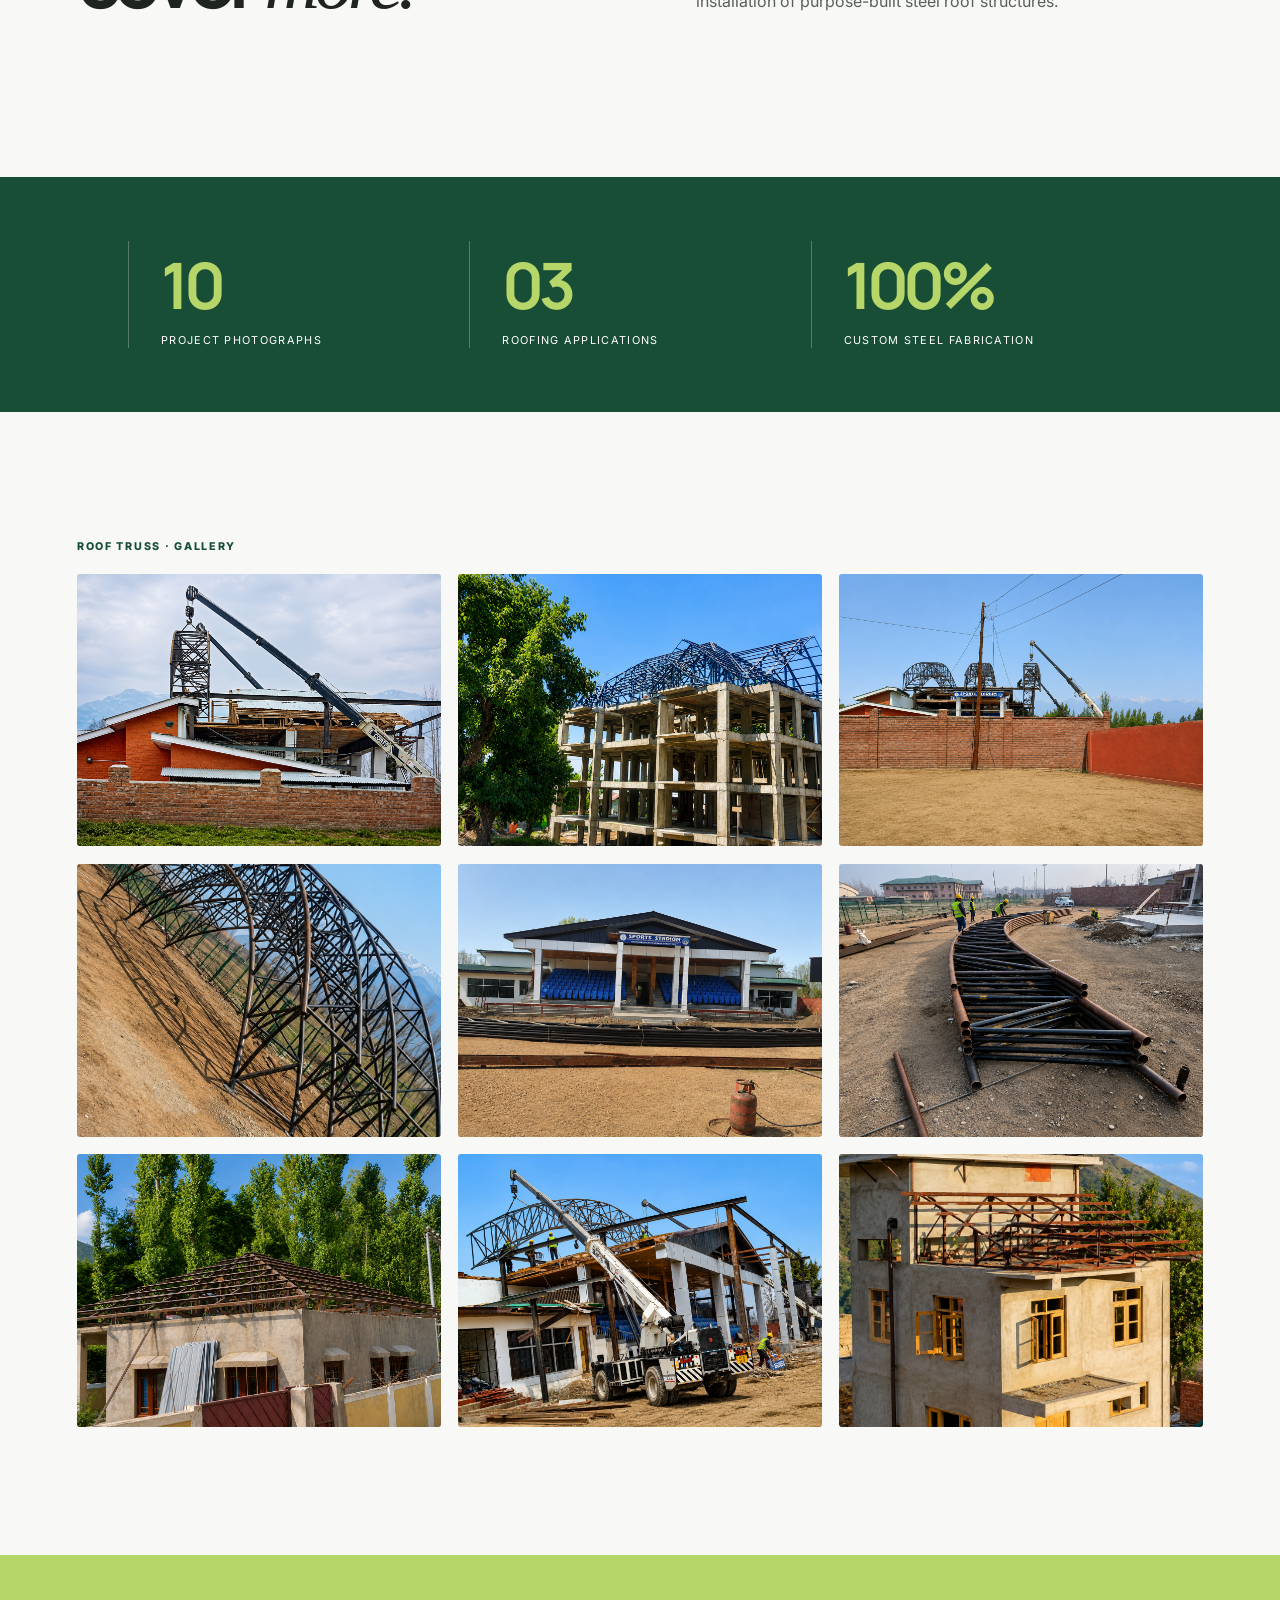
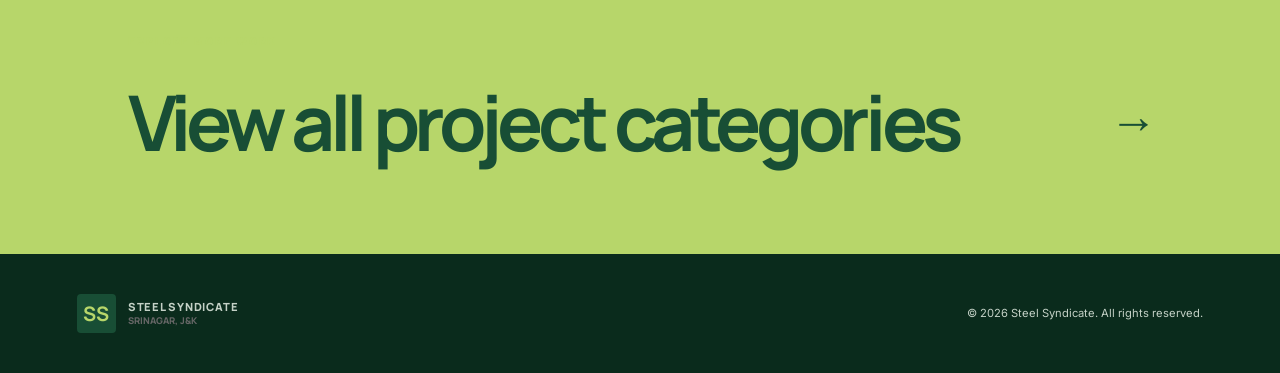
<file: roof-truss.html>
<!doctype html>
<html lang="en"><head><meta charset="utf-8"><meta name="viewport" content="width=device-width,initial-scale=1"><meta name="description" content="Roof truss project gallery by Steel Syndicate."><title>Roof Truss | Steel Syndicate</title><link rel="stylesheet" href="styles.css"><link rel="stylesheet" href="enhancements.css"><link rel="stylesheet" href="v2.css"></head>
<body class="project-page"><header class="nav solid"><a class="brand-lockup" href="index.html"><b>SS</b><span>STEEL SYNDICATE<small>SRINAGAR, J&amp;K</small></span></a><a class="nav-button primary-nav" href="index.html#projects">All projects <span>←</span></a></header><main>
<section class="detail-hero bridge-detail-hero"><p class="eyebrow">ROOF TRUSS · PROJECT GALLERY</p><h1>Spans with<br><em>strength.</em></h1><p>Custom roof trusses and structural roofing systems fabricated for performance, precision and lasting use.</p></section>
<img class="detail-image" src="assets/projects/roof-truss/roof-03.png" alt="Steel roof truss at sports stadium" loading="eager">
<section class="section case-study"><div><p class="eyebrow green">PROJECT OVERVIEW</p><h2>Engineered to cover <em>more.</em></h2></div><div><p>Our roof truss work covers residential, commercial and institutional structures, including complex curved forms and wide-span roofing systems.</p><p>These site photographs document the fabrication, lifting and installation of purpose-built steel roof structures.</p></div></section>
<section class="project-numbers"><div><strong>10</strong><span>Project photographs</span></div><div><strong>03</strong><span>Roofing applications</span></div><div><strong>100%</strong><span>Custom steel fabrication</span></div></section>
<section class="section"><p class="eyebrow green">ROOF TRUSS · GALLERY</p><div class="detail-gallery"><img src="assets/projects/roof-truss/roof-01.png" alt="Crane supporting roof structure installation" loading="lazy"><img src="assets/projects/roof-truss/roof-02.png" alt="Roof truss frame on multi-storey building" loading="lazy"><img src="assets/projects/roof-truss/roof-04.png" alt="Sports stadium roof structure installation" loading="lazy"><img src="assets/projects/roof-truss/roof-05.png" alt="Curved steel roof truss structure" loading="lazy"><img src="assets/projects/roof-truss/roof-06.png" alt="Completed sports stadium roof" loading="lazy"><img src="assets/projects/roof-truss/roof-07.png" alt="Roof truss assembly at site" loading="lazy"><img src="assets/projects/roof-truss/roof-08.png" alt="Residential roof truss frame" loading="lazy"><img src="assets/projects/roof-truss/roof-09.png" alt="Crane installing steel roof truss" loading="lazy"><img src="assets/projects/roof-truss/roof-10.png" alt="Residential roof truss installation" loading="lazy"></div></section>
<section class="next-project"><p class="eyebrow">EXPLORE MORE WORK</p><a href="index.html#projects">View all project categories <span>→</span></a></section></main><footer><a class="brand-lockup" href="index.html"><b>SS</b><span>STEEL SYNDICATE<small>SRINAGAR, J&amp;K</small></span></a><span>© 2026 Steel Syndicate. All rights reserved.</span></footer></body></html>
</file>
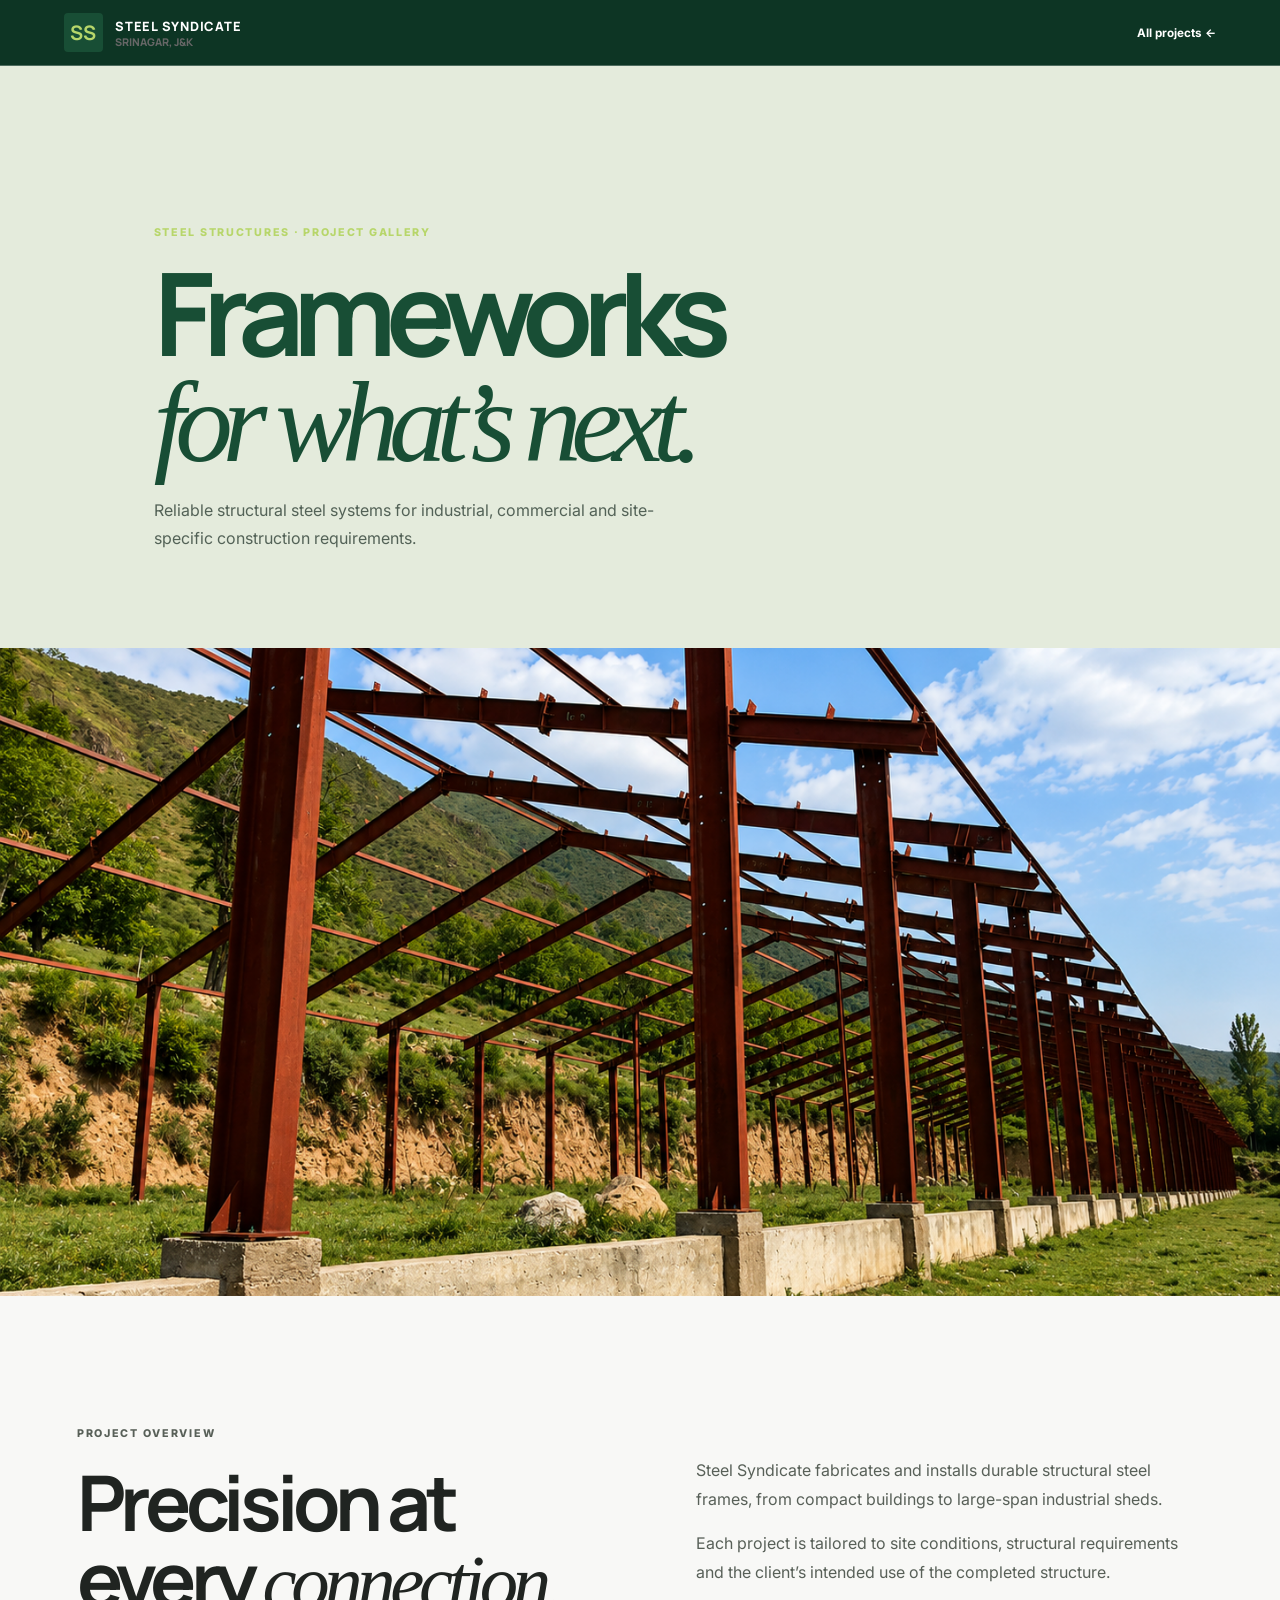
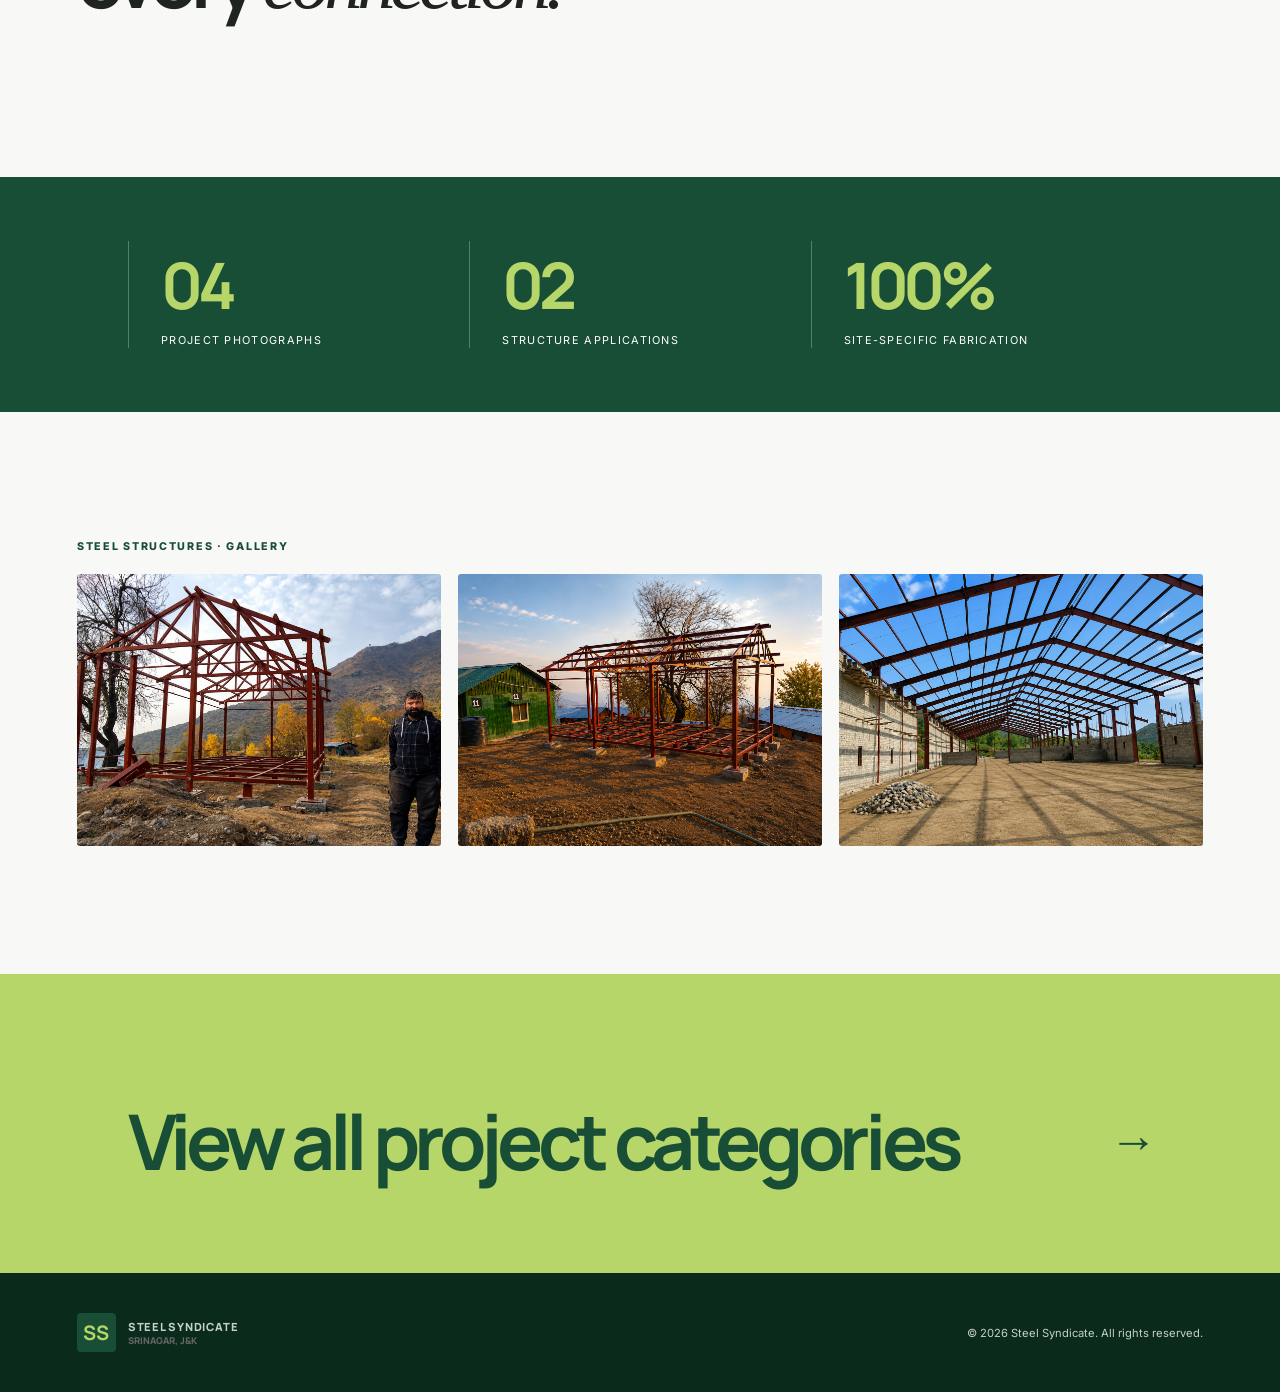
<file: steel-structures.html>
<!doctype html>
<html lang="en"><head><meta charset="utf-8"><meta name="viewport" content="width=device-width,initial-scale=1"><meta name="description" content="Steel structures project gallery by Steel Syndicate."><title>Steel Structures | Steel Syndicate</title><link rel="stylesheet" href="styles.css"><link rel="stylesheet" href="enhancements.css"><link rel="stylesheet" href="v2.css"></head>
<body class="project-page"><header class="nav solid"><a class="brand-lockup" href="index.html"><b>SS</b><span>STEEL SYNDICATE<small>SRINAGAR, J&amp;K</small></span></a><a class="nav-button primary-nav" href="index.html#projects">All projects <span>←</span></a></header><main>
<section class="detail-hero bridge-detail-hero"><p class="eyebrow">STEEL STRUCTURES · PROJECT GALLERY</p><h1>Frameworks<br><em>for what’s next.</em></h1><p>Reliable structural steel systems for industrial, commercial and site-specific construction requirements.</p></section>
<img class="detail-image" src="assets/projects/steel-structures/structure-02.png" alt="Long-span steel structure frame" loading="eager">
<section class="section case-study"><div><p class="eyebrow green">PROJECT OVERVIEW</p><h2>Precision at every <em>connection.</em></h2></div><div><p>Steel Syndicate fabricates and installs durable structural steel frames, from compact buildings to large-span industrial sheds.</p><p>Each project is tailored to site conditions, structural requirements and the client’s intended use of the completed structure.</p></div></section>
<section class="project-numbers"><div><strong>04</strong><span>Project photographs</span></div><div><strong>02</strong><span>Structure applications</span></div><div><strong>100%</strong><span>Site-specific fabrication</span></div></section>
<section class="section"><p class="eyebrow green">STEEL STRUCTURES · GALLERY</p><div class="detail-gallery"><img src="assets/projects/steel-structures/structure-01.png" alt="Steel frame building on mountain site" loading="lazy"><img src="assets/projects/steel-structures/structure-03.png" alt="Compact steel structure installation" loading="lazy"><img src="assets/projects/steel-structures/structure-04.png" alt="Large-span steel structure" loading="lazy"></div></section>
<section class="next-project"><p class="eyebrow">EXPLORE MORE WORK</p><a href="index.html#projects">View all project categories <span>→</span></a></section></main><footer><a class="brand-lockup" href="index.html"><b>SS</b><span>STEEL SYNDICATE<small>SRINAGAR, J&amp;K</small></span></a><span>© 2026 Steel Syndicate. All rights reserved.</span></footer></body></html>
</file>
<file: styles.css>
@import url('https://fonts.googleapis.com/css2?family=Inter:wght@400;600;700&family=Manrope:wght@400;600;700;800&display=swap');
/* Enhanced navigation, interactions and project detail styles */
.nav{transition:background .35s,height .35s}.nav.scrolled,.nav.solid{position:sticky;top:0;background:#0d3524;height:66px}.nav nav a{position:relative}.nav nav a:after{content:"";position:absolute;height:1px;background:var(--gold);left:0;bottom:-7px;width:0;transition:width .25s}.nav nav a:hover:after,.nav nav .active:after{width:100%}.nav-button span{display:inline-block;transition:transform .2s}.nav-button:hover span{transform:translateX(4px)}.reveal{opacity:0;transform:translateY(35px);transition:opacity .75s ease,transform .75s ease}.reveal.visible{opacity:1;transform:none}.cards article{transition:background .3s,transform .3s}.cards article:hover{background:#1e5a40;transform:translateY(-5px)}.cards article:hover h3{color:var(--gold)}.project-heading{display:flex;justify-content:space-between;gap:3rem;align-items:end}.project-heading>p{max-width:330px;line-height:1.7;color:#5d635f;font-size:.88rem}.project-filters{display:flex;gap:.5rem;flex-wrap:wrap;margin:2.2rem 0}.project-filters button{background:transparent;border:1px solid #c5cec4;border-radius:50px;padding:.6rem .9rem;font:700 .68rem Inter;color:var(--green);cursor:pointer}.project-filters button.selected{background:var(--green);border-color:var(--green);color:#fff}.projects{grid-template-columns:repeat(4,1fr)}.project-item{height:340px;position:relative;display:block;overflow:hidden;background:#123}.project-item.featured-project{grid-column:span 2;grid-row:span 2;height:696px}.project-item img{width:100%;height:100%;object-fit:cover;transition:transform .6s ease,filter .4s}.project-item:hover img{transform:scale(1.07);filter:brightness(.78)}.project-item span{position:absolute;bottom:0;left:0;right:0;padding:3rem 1.3rem 1.3rem;background:linear-gradient(transparent,#091c14e8);color:white;font:700 1.1rem Manrope;letter-spacing:-.03em}.project-item small{display:block;color:var(--gold);font:700 .6rem Inter;text-transform:uppercase;letter-spacing:.13em;margin-bottom:.45rem}.project-item b{display:block;font:700 .68rem Inter;color:var(--gold);letter-spacing:.04em;margin-top:.85rem;opacity:0;transform:translateY(7px);transition:.25s}.project-item:hover b{opacity:1;transform:none}.project-item.hidden{display:none}.detail-hero{min-height:500px;background:#e4ebdc;padding:10rem 12% 5rem;color:var(--green)}.detail-hero h1{color:var(--green);font-size:clamp(3.7rem,9vw,9rem);margin:.1em 0 .2em}.detail-hero>p:last-child{max-width:500px;line-height:1.7;color:#536257}.detail-image{width:100%;height:min(72vh,750px);object-fit:cover;display:block}.case-study{display:grid;grid-template-columns:1fr 1fr;gap:10%}.case-study>div:last-child{padding-top:1rem}.case-study p{line-height:1.8;color:#586058}.project-numbers{background:var(--green);display:grid;grid-template-columns:repeat(3,1fr);padding:4rem 10%;color:#fff}.project-numbers div{padding:0 2rem;border-left:1px solid #ffffff45}.project-numbers strong{display:block;font:700 clamp(2.4rem,5vw,4.5rem) Manrope;color:var(--gold);letter-spacing:-.08em}.project-numbers span{font-size:.68rem;letter-spacing:.12em;text-transform:uppercase}.detail-gallery{display:grid;grid-template-columns:repeat(3,1fr);gap:1.1rem}.detail-gallery img{width:100%;aspect-ratio:4/3;object-fit:cover;display:block;border-radius:3px;cursor:pointer;transition:transform .5s ease,filter .35s ease}.detail-gallery img:hover{transform:scale(1.035);filter:brightness(.9)}@media(max-width:1024px){.detail-gallery{grid-template-columns:repeat(2,1fr)}}.next-project{background:#b7d66a;padding:5rem 10%;color:var(--green)}.next-project a{font:700 clamp(2.5rem,6vw,6rem) Manrope;letter-spacing:-.07em;display:flex;justify-content:space-between;align-items:center}.next-project span{font:400 3rem Georgia,serif}
@media(max-width:760px){.nav>button{width:38px;height:32px;padding:5px;background:transparent;display:flex;flex-direction:column;justify-content:center;gap:5px}.nav>button i{height:1px;width:100%;background:#fff;display:block;transition:.25s}.nav>button.open i:first-child{transform:translateY(6px) rotate(45deg)}.nav>button.open i:nth-child(2){opacity:0}.nav>button.open i:last-child{transform:translateY(-6px) rotate(-45deg)}.nav nav.open{display:flex;gap:1.3rem;box-shadow:0 14px 20px #06160d66}.project-heading{display:block}.project-heading>p{margin-top:1rem}.projects{grid-template-columns:1fr}.project-item,.project-item.featured-project{grid-column:auto;grid-row:auto;height:340px}.case-study{grid-template-columns:1fr;gap:1rem}.project-numbers{grid-template-columns:1fr;padding:2rem}.project-numbers div{padding:1.2rem 0;border-left:0;border-bottom:1px solid #ffffff45}.detail-gallery{grid-template-columns:1fr}.detail-hero{padding:8rem 1.4rem 4rem}}
:root{--green:#184e35;--gold:#b7d66a;--ink:#202421;--off:#f8f8f6}*{box-sizing:border-box}html{scroll-behavior:smooth}body{margin:0;background:var(--off);color:var(--ink);font:16px Inter,Arial,sans-serif}a{color:inherit;text-decoration:none}h1,h2,h3,.logo{font-family:Manrope,sans-serif}h2{font-size:clamp(2.6rem,6vw,5.4rem);line-height:1;letter-spacing:-.07em;margin:.2rem 0 1.7rem}em{font-family:Georgia,serif;font-weight:400}.nav{height:78px;position:absolute;top:0;z-index:3;width:100%;padding:0 5%;color:#fff;display:flex;align-items:center;justify-content:space-between;border-bottom:1px solid #ffffff45}.logo{font-size:.82rem;font-weight:800;letter-spacing:.06em;display:flex;align-items:center;gap:.7rem}.logo b{display:grid;place-items:center;width:31px;height:31px;border:1px solid var(--gold);color:var(--gold);font-size:.67rem}.nav nav{display:flex;gap:1.5rem;font-size:.73rem;font-weight:700}.nav-button{font-size:.73rem;font-weight:700}.nav>button{display:none}.hero{min-height:720px;height:100vh;background:linear-gradient(90deg,#0a241ab8,#0a241a4d),url('https://images.unsplash.com/photo-1504917595217-d4dc5ebe6122?auto=format&fit=crop&w=2200&q=90') center/cover;color:#fff;display:grid;align-items:center}.hero-content{width:min(760px,86%);margin-left:10%}.eyebrow{font-size:.67rem;font-weight:800;letter-spacing:.16em;color:var(--gold);margin:0 0 1.3rem}.green{color:var(--green)}h1{font-size:clamp(3.5rem,8vw,8rem);letter-spacing:-.09em;line-height:.91;margin:.15rem 0 1.7rem}.hero-content>p:not(.eyebrow){max-width:520px;line-height:1.8}.button{display:inline-block;border:0;background:var(--gold);color:#183d2b;padding:1rem 1.25rem;font-weight:800;font-size:.77rem;margin:1.3rem .5rem 0 0;cursor:pointer}.outline{background:transparent;border:1px solid #fff;color:#fff}.stats{background:var(--green);color:#fff;display:grid;grid-template-columns:repeat(4,1fr);padding:2.5rem 7%;gap:1rem}.stats div{border-left:1px solid #ffffff45;padding-left:1.2rem}.stats strong{color:var(--gold);display:block;font:700 2.3rem Manrope;letter-spacing:-.08em}.stats span{font-size:.68rem;text-transform:uppercase;letter-spacing:.09em}.section{padding:8rem max(6%,2rem)}.about{display:grid;grid-template-columns:1fr 1fr;gap:9%;align-items:center}.about img{width:100%;height:540px;object-fit:cover}.about p{line-height:1.8;color:#5d635f}.text-link{display:inline-block;margin-top:1rem;color:var(--green);font-size:.78rem;font-weight:800;border-bottom:1px solid var(--gold);padding-bottom:.4rem}.services{background:#123c2a;color:#fff}.cards{display:grid;grid-template-columns:repeat(3,1fr);margin-top:3rem}.cards article{border:1px solid #ffffff30;padding:1.8rem;min-height:205px}.cards span{font-size:.7rem;color:var(--gold)}.cards h3{margin:2rem 0 .7rem}.cards p{color:#d5ddd8;font-size:.8rem;line-height:1.7}.projects{display:grid;grid-template-columns:repeat(3,1fr);gap:1rem}.projects button{border:0;padding:0;position:relative;height:400px;overflow:hidden;text-align:left;cursor:pointer}.projects img{width:100%;height:100%;object-fit:cover;transition:.4s}.projects button:hover img{transform:scale(1.06)}.projects span{position:absolute;bottom:0;left:0;right:0;color:#fff;background:linear-gradient(transparent,#0b281bd9);padding:3rem 1.3rem 1.3rem;font:700 1.12rem Manrope}.projects small{display:block;color:var(--gold);font:700 .6rem Inter;text-transform:uppercase;letter-spacing:.12em;margin-top:.4rem}.quote{text-align:center;background:#dbe9b9;color:var(--green);padding:7rem 15%}.quote blockquote{font:clamp(2.2rem,5vw,5rem)/1.1 Georgia,serif;letter-spacing:-.05em;margin:1.3rem auto;max-width:900px}.quote p:not(.eyebrow){max-width:600px;margin:0 auto 1.5rem;line-height:1.7}.quote b,.quote small{display:block;font-size:.72rem;text-transform:uppercase;letter-spacing:.1em}.quote small{margin-top:.3rem}.reasons{display:grid;grid-template-columns:1fr 1fr;gap:8%}.reasons ul{list-style:none;padding:0;margin:0}.reasons li{border-bottom:1px solid #d8dfd8;padding:1rem 0;font:700 1rem Manrope;display:flex;justify-content:space-between}.reasons b{color:#5c8233}.contact{display:grid;grid-template-columns:.8fr 1.2fr;gap:9%;background:#edf1e9}.contact p{line-height:1.7;color:#576058}.contact b{display:block;font-size:.65rem;text-transform:uppercase;letter-spacing:.1em;color:#6b8d44}.contact form{background:#fff;padding:2rem}.contact input,.contact select,.contact textarea{display:block;width:100%;padding:1rem 0;border:0;border-bottom:1px solid #cad3c9;background:transparent;margin-bottom:1rem;font:inherit;font-size:.85rem}.contact textarea{height:110px;resize:vertical}.contact form .button{margin:0}#form-message{font-size:.8rem;color:var(--green)}footer{padding:2.5rem 6%;background:#0a2b1c;color:#fff;display:flex;justify-content:space-between;align-items:center}footer span{font-size:.7rem;color:#c4d1c6}#lightbox{display:none;position:fixed;inset:0;background:#05150eee;z-index:8;place-items:center;padding:3rem}#lightbox.open{display:grid}#lightbox img{max-width:90vw;max-height:85vh}#lightbox button{position:absolute;top:1rem;right:2rem;color:#fff;background:none;border:0;font-size:2.5rem;cursor:pointer}@media(max-width:760px){.nav nav,.nav-button{display:none}.nav>button{display:block;background:0;border:0;color:#fff;font-size:1.5rem}.nav nav.open{display:flex;position:absolute;top:78px;left:0;right:0;background:var(--green);padding:1.5rem 5%;flex-direction:column}.stats{grid-template-columns:1fr 1fr}.about,.reasons,.contact{grid-template-columns:1fr;gap:2rem}.section{padding:5rem 1.4rem}.about img{height:350px}.cards,.projects{grid-template-columns:1fr}.projects button{height:330px}.quote{padding:5rem 1.5rem}footer{gap:1.4rem;align-items:flex-start;flex-direction:column}}
</file>
<file: enhancements.css>
.nav{transition:background .35s,height .35s}.nav.scrolled,.nav.solid{position:sticky;top:0;background:#0d3524;height:66px}.nav nav a{position:relative}.nav nav a:after{content:"";position:absolute;height:1px;background:#b7d66a;left:0;bottom:-7px;width:0;transition:width .25s}.nav nav a:hover:after,.nav nav .active:after{width:100%}.nav-button span{display:inline-block;transition:transform .2s}.nav-button:hover span{transform:translateX(4px)}.reveal{opacity:0;transform:translateY(35px);transition:opacity .75s ease,transform .75s ease}.reveal.visible{opacity:1;transform:none}.cards article{transition:background .3s,transform .3s}.cards article:hover{background:#1e5a40;transform:translateY(-5px)}.cards article:hover h3{color:#b7d66a}.project-heading{display:flex;justify-content:space-between;gap:3rem;align-items:end}.project-heading>p{max-width:330px;line-height:1.7;color:#5d635f;font-size:.88rem}.project-filters{display:flex;gap:.5rem;flex-wrap:wrap;margin:2.2rem 0}.project-filters button{background:transparent;border:1px solid #c5cec4;border-radius:50px;padding:.6rem .9rem;font:700 .68rem Inter;color:#184e35;cursor:pointer}.project-filters button.selected{background:#184e35;border-color:#184e35;color:#fff}.projects{grid-template-columns:repeat(4,1fr)!important}.project-item{height:340px;position:relative;display:block;overflow:hidden;background:#123}.project-item.featured-project{grid-column:span 2;grid-row:span 2;height:696px}.project-item img{width:100%;height:100%;object-fit:cover;transition:transform .6s ease,filter .4s!important}.project-item:hover img{transform:scale(1.07);filter:brightness(.78)}.project-item span{position:absolute;bottom:0;left:0;right:0;padding:3rem 1.3rem 1.3rem;background:linear-gradient(transparent,#091c14e8);color:white;font:700 1.1rem Manrope;letter-spacing:-.03em}.project-item small{display:block;color:#b7d66a;font:700 .6rem Inter;text-transform:uppercase;letter-spacing:.13em;margin-bottom:.45rem}.project-item b{display:block;font:700 .68rem Inter;color:#b7d66a;letter-spacing:.04em;margin-top:.85rem;opacity:0;transform:translateY(7px);transition:.25s}.project-item:hover b{opacity:1;transform:none}.project-item.hidden{display:none}.detail-hero{min-height:500px;background:#e4ebdc;padding:10rem 12% 5rem;color:#184e35}.detail-hero h1{color:#184e35;font-size:clamp(3.7rem,9vw,9rem);margin:.1em 0 .2em}.detail-hero>p:last-child{max-width:500px;line-height:1.7;color:#536257}.detail-image{width:100%;height:min(72vh,750px);object-fit:cover;display:block}.case-study{display:grid;grid-template-columns:1fr 1fr;gap:10%}.case-study>div:last-child{padding-top:1rem}.case-study p{line-height:1.8;color:#586058}.project-numbers{background:#184e35;display:grid;grid-template-columns:repeat(3,1fr);padding:4rem 10%;color:#fff}.project-numbers div{padding:0 2rem;border-left:1px solid #ffffff45}.project-numbers strong{display:block;font:700 clamp(2.4rem,5vw,4.5rem) Manrope;color:#b7d66a;letter-spacing:-.08em}.project-numbers span{font-size:.68rem;letter-spacing:.12em;text-transform:uppercase}.detail-gallery{display:grid;grid-template-columns:repeat(3,1fr);gap:1.1rem}.detail-gallery img{width:100%;aspect-ratio:4/3;object-fit:cover;display:block;border-radius:3px;cursor:pointer;transition:transform .5s ease,filter .35s ease}.detail-gallery img:hover{transform:scale(1.035);filter:brightness(.9)}@media(max-width:1024px){.detail-gallery{grid-template-columns:repeat(2,1fr)}}.next-project{background:#b7d66a;padding:5rem 10%;color:#184e35}.next-project a{font:700 clamp(2.5rem,6vw,6rem) Manrope;letter-spacing:-.07em;display:flex;justify-content:space-between;align-items:center}.next-project span{font:400 3rem Georgia,serif}@media(max-width:760px){.nav>button{width:38px;height:32px;padding:5px;background:transparent;display:flex;flex-direction:column;justify-content:center;gap:5px}.nav>button i{height:1px;width:100%;background:#fff;display:block;transition:.25s}.nav>button.open i:first-child{transform:translateY(6px) rotate(45deg)}.nav>button.open i:nth-child(2){opacity:0}.nav>button.open i:last-child{transform:translateY(-6px) rotate(-45deg)}.nav nav.open{display:flex;gap:1.3rem;box-shadow:0 14px 20px #06160d66}.project-heading{display:block}.project-heading>p{margin-top:1rem}.projects{grid-template-columns:1fr!important}.project-item,.project-item.featured-project{grid-column:auto;grid-row:auto;height:340px}.case-study{grid-template-columns:1fr;gap:1rem}.project-numbers{grid-template-columns:1fr;padding:2rem}.project-numbers div{padding:1.2rem 0;border-left:0;border-bottom:1px solid #ffffff45}.detail-gallery{grid-template-columns:1fr}.detail-hero{padding:8rem 1.4rem 4rem}}
</file>
<file: v2.css>
.brand-lockup{display:flex;align-items:center;gap:.75rem;font:800 .8rem Manrope,Arial;letter-spacing:.06em;white-space:nowrap}.brand-lockup>b{display:grid;place-items:center;width:39px;height:39px;background:#184e35;color:#b7d66a;border-radius:4px;font-size:20px}.brand-lockup span{display:flex;flex-direction:column}.brand-lockup small{font:400 .65rem;letter-spacing:0;color:#666}.brand-lockup .logo-img{height:50px;width:auto;object-fit:contain}.brand-lockup .logo-img-small{height:40px;width:auto;object-fit:contain}
</file>
